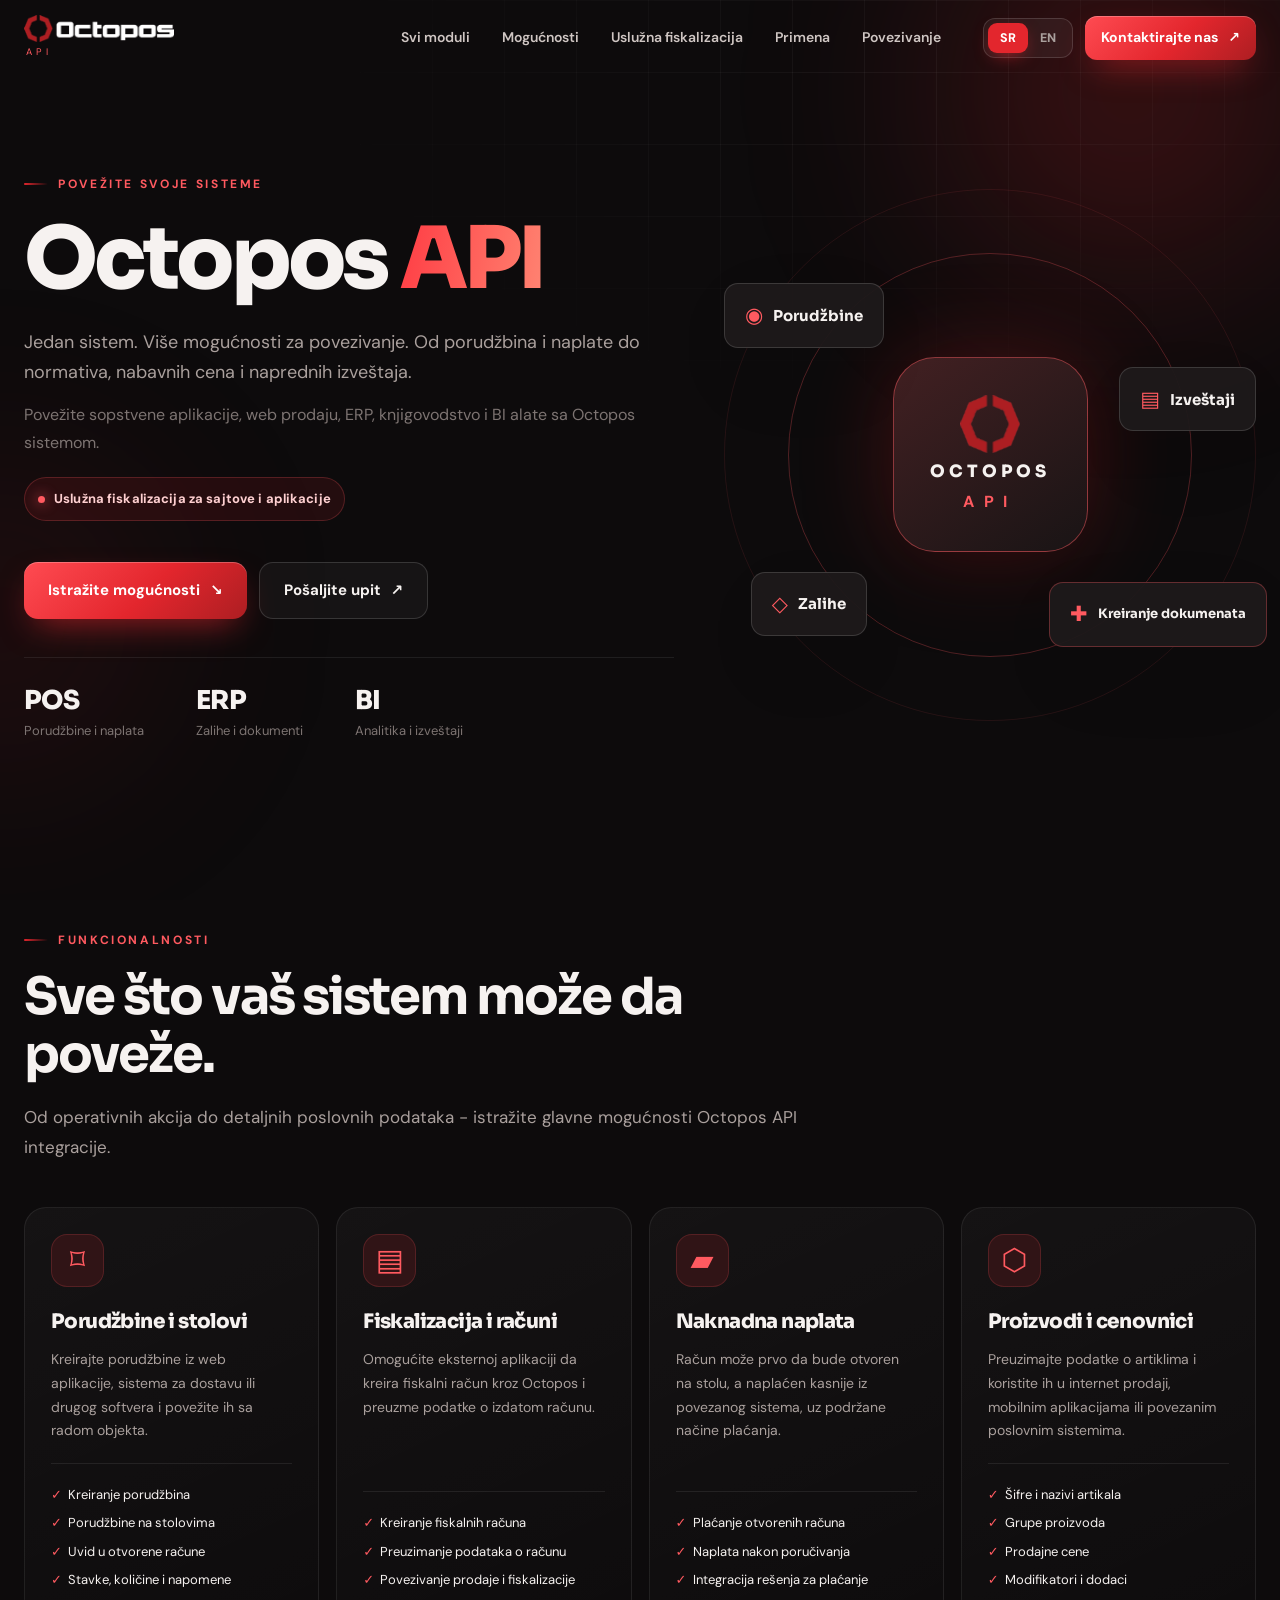
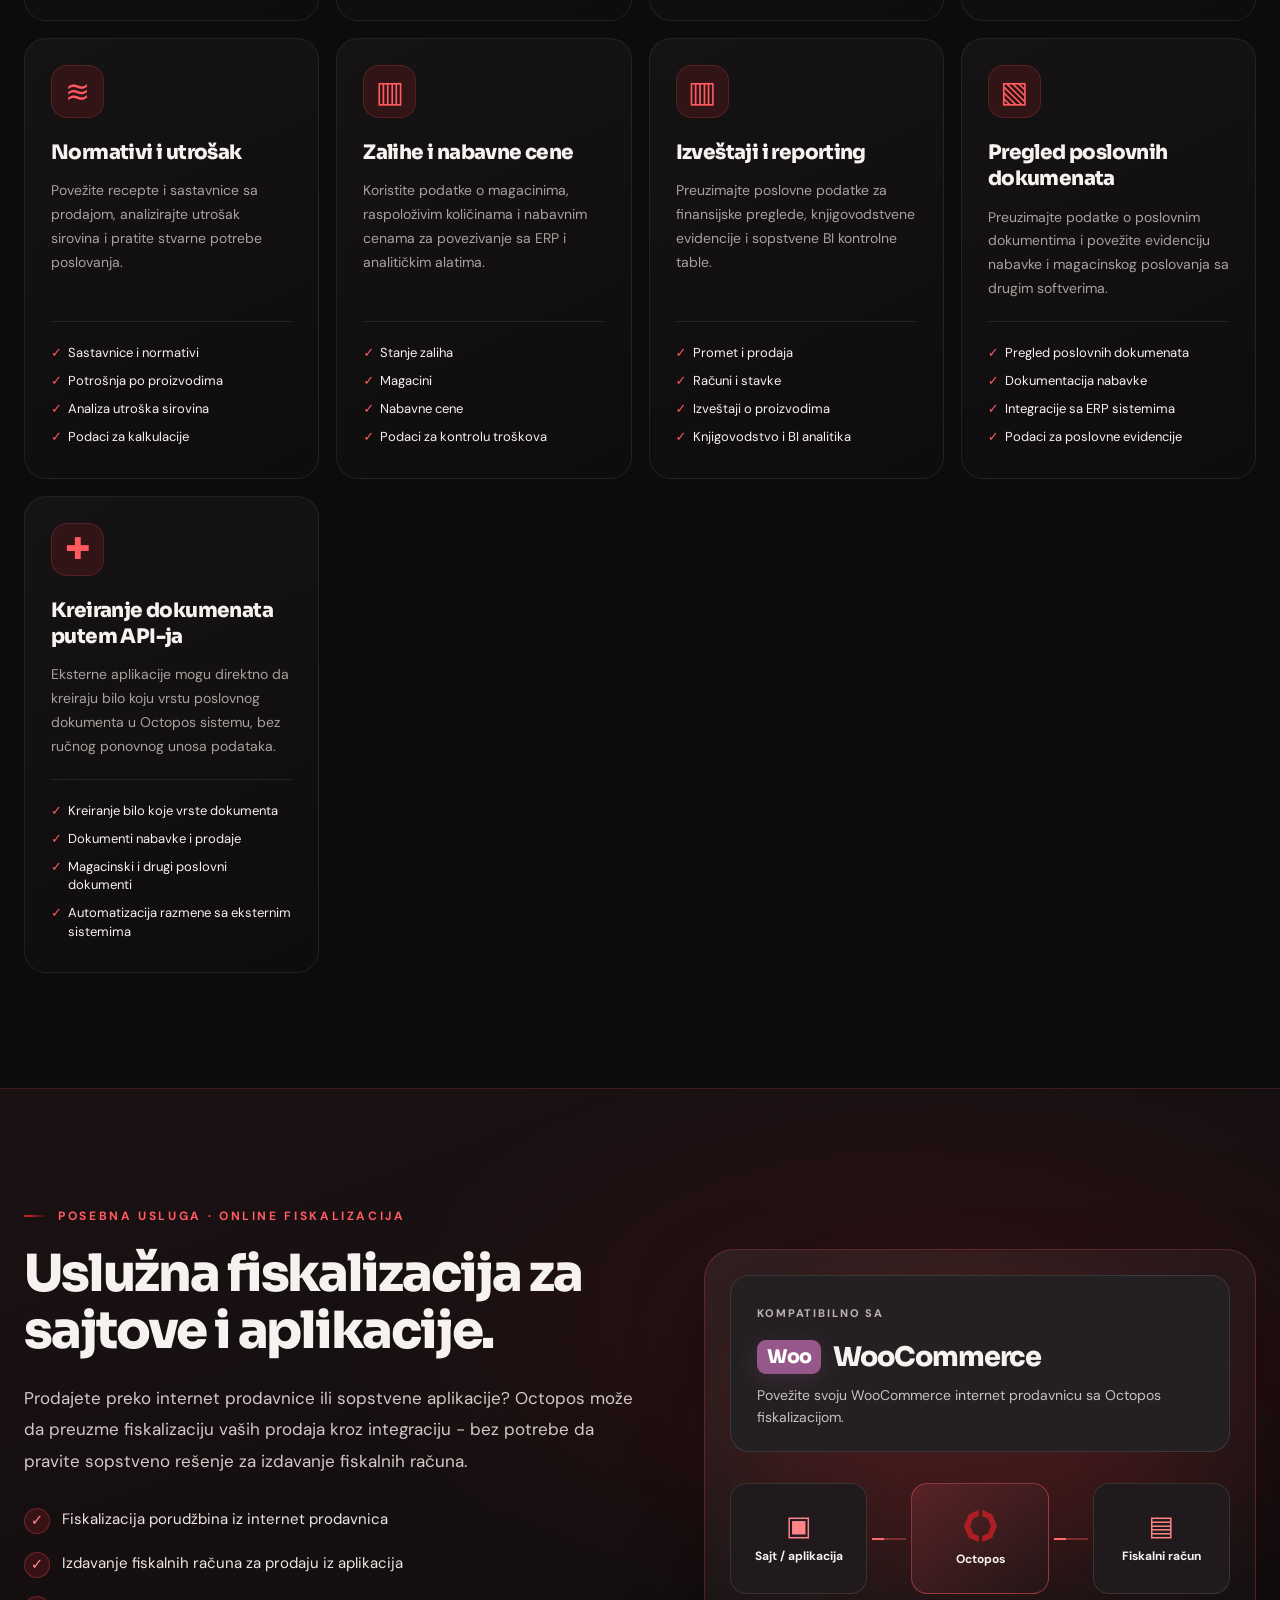
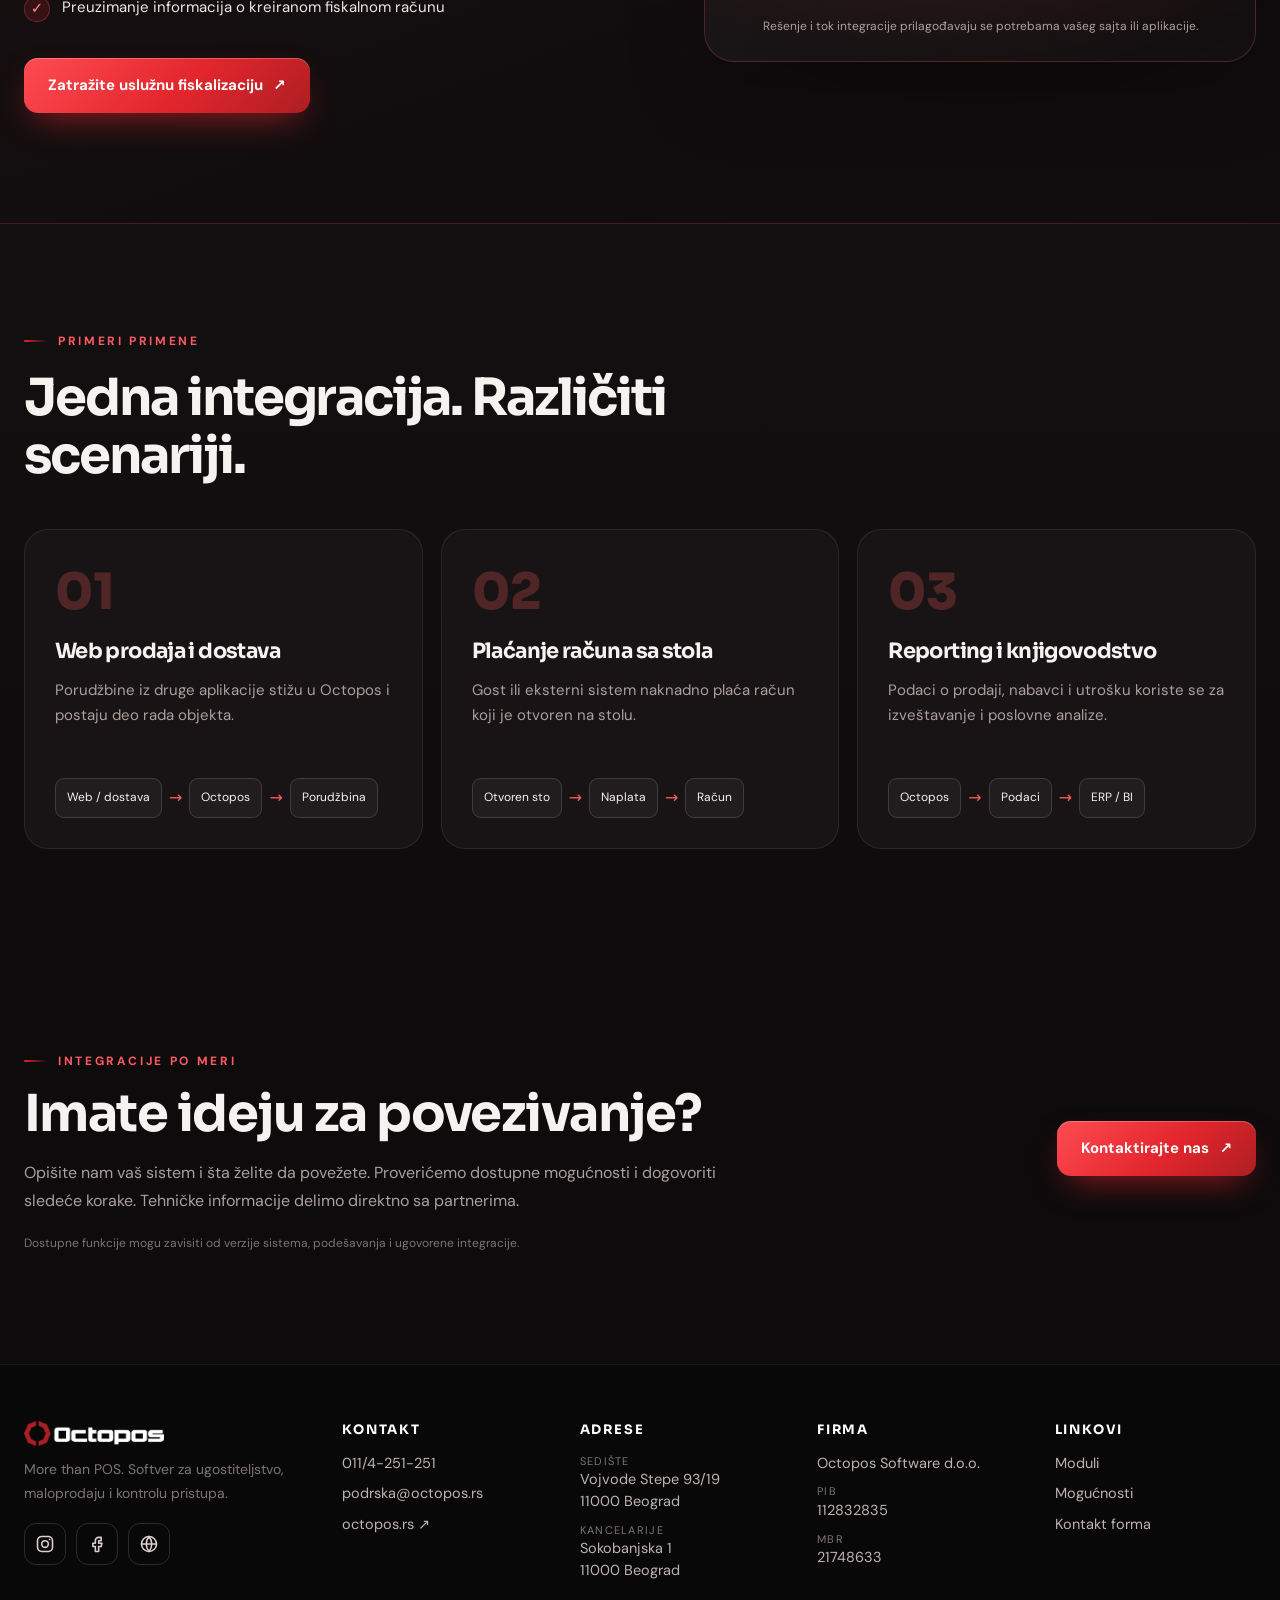
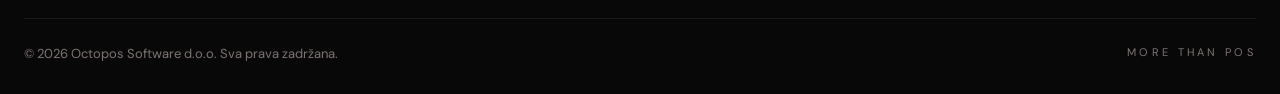
<file: api.html>
<!DOCTYPE html>
<html lang="sr-Latn">
<head>
<meta charset="utf-8">
<meta name="viewport" content="width=device-width,initial-scale=1,viewport-fit=cover">
<title>Octopos API | Mogućnosti integracije</title>
<meta name="description" content="Octopos API: porudžbine, kreiranje dokumenata, izveštaji, uslužna fiskalizacija za sajtove i aplikacije i WooCommerce kompatibilnost.">
<meta name="theme-color" content="#0d0b0c">
<link rel="canonical" href="https://promo.octopos.rs/api.html">
<link rel="alternate" hreflang="sr" href="https://promo.octopos.rs/api.html">
<link rel="alternate" hreflang="en" href="https://promo.octopos.rs/api.html?lang=en">
<link rel="alternate" hreflang="x-default" href="https://promo.octopos.rs/api.html">
<meta property="og:type" content="article">
<meta property="og:site_name" content="Octopos">
<meta property="og:title" content="Octopos API - mogućnosti integracije">
<meta property="og:description" content="Octopos API integracije i uslužna fiskalizacija za internet prodavnice, aplikacije i WooCommerce.">
<meta property="og:url" content="https://promo.octopos.rs/api.html">
<meta property="og:image" content="https://promo.octopos.rs/assets/images/og-api.jpg">
<meta name="twitter:card" content="summary_large_image">
<meta name="twitter:image" content="https://promo.octopos.rs/assets/images/og-api.jpg">
<link rel="icon" href="favicon.ico" sizes="any">
<link rel="apple-touch-icon" href="assets/images/apple-touch-icon.png">
<link rel="preload" href="assets/fonts/sora-latin-800-normal.woff2" as="font" type="font/woff2" crossorigin>
<link rel="preload" href="assets/fonts/dm-sans-latin-wght-normal.woff2" as="font" type="font/woff2" crossorigin>
<link rel="stylesheet" href="styles.css?v=20261106b">
<link rel="stylesheet" href="api.css?v=20261106b">
<script type="application/ld+json">{"@context": "https://schema.org", "@type": "WebPage", "name": "Octopos API - mogućnosti integracije", "description": "Pregled poslovnih mogućnosti Octopos API integracije", "url": "https://promo.octopos.rs/api.html"}</script>
<script>document.documentElement.classList.add('js');</script>
</head>
<body class="api-page">
<a class="skip" href="#main" data-i18n="skip">Preskoči na sadržaj</a>
<div class="progress" id="progress" aria-hidden="true"></div>
<div class="bg" aria-hidden="true"><span class="blob b1"></span><span class="blob b2"></span><span class="grid-lines"></span></div>

<header class="header" id="header">
  <div class="wrap nav">
    <a class="brand" href="index.html" aria-label="Octopos">
      <img src="assets/images/octopos-logo-white.png" alt="Octopos" width="160" height="30">
      <span class="brand-sub">API</span>
    </a>
    <nav class="nav-links" id="nav-links" aria-label="API">
      <a href="index.html#moduli" data-i18n="nav.back">Svi moduli</a>
      <a href="#mogucnosti" data-i18n="nav.features">Mogućnosti</a>
      <a href="#usluzna-fiskalizacija" data-i18n="nav.service">Uslužna fiskalizacija</a>
      <a href="#primena" data-i18n="nav.use">Primena</a>
      <a href="#povezivanje" data-i18n="nav.connect">Povezivanje</a>
    </nav>
    <div class="nav-right">
      <div class="lang" role="group" aria-label="Izbor jezika">
        <button type="button" data-lang="sr" aria-pressed="true" lang="sr">SR</button>
        <button type="button" data-lang="en" aria-pressed="false" lang="en">EN</button>
        <span class="lang-pill" aria-hidden="true"></span>
      </div>
      <a class="btn btn-red btn-sm nav-contact" href="index.html?inquiry=api#kontakt"><span data-i18n="hero.cta">Kontaktirajte nas</span> <span class="arr" aria-hidden="true">↗</span></a>
      <button type="button" class="menu-btn" id="menu-btn" aria-expanded="false" aria-controls="nav-links"><span class="sr">Menu</span><i></i><i></i></button>
    </div>
  </div>
</header>

<main id="main">
<section class="api-hero"><div class="wrap api-hero-grid">
  <div class="api-hero-copy reveal"><span class="eyebrow" data-i18n="hero.eyebrow">POVEŽITE SVOJE SISTEME</span>
    <h1>Octopos <span class="grad">API</span></h1>
    <p class="hero-text" data-i18n="hero.p1">Jedan sistem. Više mogućnosti za povezivanje. Od porudžbina i naplate do normativa, nabavnih cena i naprednih izveštaja.</p>
    <p class="api-aud" data-i18n="hero.p2">Povežite sopstvene aplikacije, web prodaju, ERP, knjigovodstvo i BI alate sa Octopos sistemom.</p>
    <div class="api-hero-note"><span class="api-hero-dot"></span><span data-i18n="hero.service">Uslužna fiskalizacija za sajtove i aplikacije</span></div>
    <div class="hero-actions"><a href="#mogucnosti" class="btn btn-red"><span data-i18n="hero.explore">Istražite mogućnosti</span> <span class="arr" aria-hidden="true">↘</span></a><a href="index.html?inquiry=api#kontakt" class="btn btn-ghost"><span data-i18n="hero.contact">Pošaljite upit</span> <span class="arr" aria-hidden="true">↗</span></a></div>
    <ul class="api-facts"><li><b>POS</b><span data-i18n="hero.f1">Porudžbine i naplata</span></li><li><b>ERP</b><span data-i18n="hero.f2">Zalihe i dokumenti</span></li><li><b>BI</b><span data-i18n="hero.f3">Analitika i izveštaji</span></li></ul>
  </div>
  <div class="api-visual" aria-hidden="true"><div class="api-orbit orbit-one"></div><div class="api-orbit orbit-two"></div><div class="api-visual-core"><img src="assets/images/octopos-mark.png" alt=""><strong>OCTOPOS</strong><span>API</span></div><div class="api-satellite sat-one"><span>◉</span><b data-i18n="visual.order">Porudžbine</b></div><div class="api-satellite sat-two"><span>▤</span><b data-i18n="visual.report">Izveštaji</b></div><div class="api-satellite sat-three"><span>◇</span><b data-i18n="visual.stock">Zalihe</b></div><div class="api-satellite sat-four"><span>✚</span><b data-i18n="visual.documents">Kreiranje dokumenata</b></div></div>
</div></section>
<section class="api-capabilities wrap" id="mogucnosti"><div class="api-section-head reveal"><span class="eyebrow" data-i18n="sec.eyebrow">FUNKCIONALNOSTI</span><h2 data-i18n="sec.title">Sve što vaš sistem može da poveže.</h2><p data-i18n="sec.desc">Od operativnih akcija do detaljnih poslovnih podataka - istražite glavne mogućnosti Octopos API integracije.</p></div><div class="api-cap-grid">
<article class="api-cap-card reveal" id="porudzbine"><div class="cap-icon" aria-hidden="true">⌑</div><h3 data-i18n="cap.porudzbine.title">Porudžbine i stolovi</h3><p data-i18n="cap.porudzbine.desc">Kreirajte porudžbine iz web aplikacije, sistema za dostavu ili drugog softvera i povežite ih sa radom objekta.</p><ul><li data-i18n="cap.porudzbine.item0">Kreiranje porudžbina</li><li data-i18n="cap.porudzbine.item1">Porudžbine na stolovima</li><li data-i18n="cap.porudzbine.item2">Uvid u otvorene račune</li><li data-i18n="cap.porudzbine.item3">Stavke, količine i napomene</li></ul></article>
<article class="api-cap-card reveal" id="fiskalizacija"><div class="cap-icon" aria-hidden="true">▤</div><h3 data-i18n="cap.fiskalizacija.title">Fiskalizacija i računi</h3><p data-i18n="cap.fiskalizacija.desc">Omogućite eksternoj aplikaciji da kreira fiskalni račun kroz Octopos i preuzme podatke o izdatom računu.</p><ul><li data-i18n="cap.fiskalizacija.item0">Kreiranje fiskalnih računa</li><li data-i18n="cap.fiskalizacija.item1">Preuzimanje podataka o računu</li><li data-i18n="cap.fiskalizacija.item2">Povezivanje prodaje i fiskalizacije</li></ul></article>
<article class="api-cap-card reveal" id="naplata"><div class="cap-icon" aria-hidden="true">▰</div><h3 data-i18n="cap.naplata.title">Naknadna naplata</h3><p data-i18n="cap.naplata.desc">Račun može prvo da bude otvoren na stolu, a naplaćen kasnije iz povezanog sistema, uz podržane načine plaćanja.</p><ul><li data-i18n="cap.naplata.item0">Plaćanje otvorenih računa</li><li data-i18n="cap.naplata.item1">Naplata nakon poručivanja</li><li data-i18n="cap.naplata.item2">Integracija rešenja za plaćanje</li></ul></article>
<article class="api-cap-card reveal" id="proizvodi"><div class="cap-icon" aria-hidden="true">⬡</div><h3 data-i18n="cap.proizvodi.title">Proizvodi i cenovnici</h3><p data-i18n="cap.proizvodi.desc">Preuzimajte podatke o artiklima i koristite ih u internet prodaji, mobilnim aplikacijama ili povezanim poslovnim sistemima.</p><ul><li data-i18n="cap.proizvodi.item0">Šifre i nazivi artikala</li><li data-i18n="cap.proizvodi.item1">Grupe proizvoda</li><li data-i18n="cap.proizvodi.item2">Prodajne cene</li><li data-i18n="cap.proizvodi.item3">Modifikatori i dodaci</li></ul></article>
<article class="api-cap-card reveal" id="normativi"><div class="cap-icon" aria-hidden="true">≋</div><h3 data-i18n="cap.normativi.title">Normativi i utrošak</h3><p data-i18n="cap.normativi.desc">Povežite recepte i sastavnice sa prodajom, analizirajte utrošak sirovina i pratite stvarne potrebe poslovanja.</p><ul><li data-i18n="cap.normativi.item0">Sastavnice i normativi</li><li data-i18n="cap.normativi.item1">Potrošnja po proizvodima</li><li data-i18n="cap.normativi.item2">Analiza utroška sirovina</li><li data-i18n="cap.normativi.item3">Podaci za kalkulacije</li></ul></article>
<article class="api-cap-card reveal" id="zalihe"><div class="cap-icon" aria-hidden="true">▥</div><h3 data-i18n="cap.zalihe.title">Zalihe i nabavne cene</h3><p data-i18n="cap.zalihe.desc">Koristite podatke o magacinima, raspoloživim količinama i nabavnim cenama za povezivanje sa ERP i analitičkim alatima.</p><ul><li data-i18n="cap.zalihe.item0">Stanje zaliha</li><li data-i18n="cap.zalihe.item1">Magacini</li><li data-i18n="cap.zalihe.item2">Nabavne cene</li><li data-i18n="cap.zalihe.item3">Podaci za kontrolu troškova</li></ul></article>
<article class="api-cap-card reveal" id="izvestaji"><div class="cap-icon" aria-hidden="true">▥</div><h3 data-i18n="cap.izvestaji.title">Izveštaji i reporting</h3><p data-i18n="cap.izvestaji.desc">Preuzimajte poslovne podatke za finansijske preglede, knjigovodstvene evidencije i sopstvene BI kontrolne table.</p><ul><li data-i18n="cap.izvestaji.item0">Promet i prodaja</li><li data-i18n="cap.izvestaji.item1">Računi i stavke</li><li data-i18n="cap.izvestaji.item2">Izveštaji o proizvodima</li><li data-i18n="cap.izvestaji.item3">Knjigovodstvo i BI analitika</li></ul></article>
<article class="api-cap-card reveal" id="dokumenti"><div class="cap-icon" aria-hidden="true">▧</div><h3 data-i18n="cap.dokumenti.title">Pregled poslovnih dokumenata</h3><p data-i18n="cap.dokumenti.desc">Preuzimajte podatke o poslovnim dokumentima i povežite evidenciju nabavke i magacinskog poslovanja sa drugim softverima.</p><ul><li data-i18n="cap.dokumenti.item0">Pregled poslovnih dokumenata</li><li data-i18n="cap.dokumenti.item1">Dokumentacija nabavke</li><li data-i18n="cap.dokumenti.item2">Integracije sa ERP sistemima</li><li data-i18n="cap.dokumenti.item3">Podaci za poslovne evidencije</li></ul></article>
<article class="api-cap-card reveal" id="kreiranje-dokumenata"><div class="cap-icon" aria-hidden="true">✚</div><h3 data-i18n="cap.kreiranjeDokumenata.title">Kreiranje dokumenata putem API-ja</h3><p data-i18n="cap.kreiranjeDokumenata.desc">Eksterne aplikacije mogu direktno da kreiraju bilo koju vrstu poslovnog dokumenta u Octopos sistemu, bez ručnog ponovnog unosa podataka.</p><ul><li data-i18n="cap.kreiranjeDokumenata.item0">Kreiranje bilo koje vrste dokumenta</li><li data-i18n="cap.kreiranjeDokumenata.item1">Dokumenti nabavke i prodaje</li><li data-i18n="cap.kreiranjeDokumenata.item2">Magacinski i drugi poslovni dokumenti</li><li data-i18n="cap.kreiranjeDokumenata.item3">Automatizacija razmene sa eksternim sistemima</li></ul></article>
</div></section>
<section class="api-fiscal-service" id="usluzna-fiskalizacija">
  <div class="wrap api-fiscal-layout">
    <div class="api-fiscal-copy reveal">
      <span class="eyebrow" data-i18n="service.eyebrow">POSEBNA USLUGA · ONLINE FISKALIZACIJA</span>
      <h2 data-i18n="service.title">Uslužna fiskalizacija za sajtove i aplikacije.</h2>
      <p class="api-fiscal-lead" data-i18n="service.lead">Prodajete preko internet prodavnice ili sopstvene aplikacije? Octopos može da preuzme fiskalizaciju vaših prodaja kroz integraciju - bez potrebe da pravite sopstveno rešenje za izdavanje fiskalnih računa.</p>
      <div class="api-fiscal-benefits">
        <div><span class="api-fiscal-check" aria-hidden="true">✓</span><span data-i18n="service.b1">Fiskalizacija porudžbina iz internet prodavnica</span></div>
        <div><span class="api-fiscal-check" aria-hidden="true">✓</span><span data-i18n="service.b2">Izdavanje fiskalnih računa za prodaju iz aplikacija</span></div>
        <div><span class="api-fiscal-check" aria-hidden="true">✓</span><span data-i18n="service.b3">Preuzimanje informacija o kreiranom fiskalnom računu</span></div>
      </div>
      <a href="index.html?inquiry=api#kontakt" class="btn btn-red"><span data-i18n="service.cta">Zatražite uslužnu fiskalizaciju</span><span class="arr" aria-hidden="true">↗</span></a>
    </div>
    <div class="api-fiscal-showcase reveal">
      <div class="api-fiscal-glow" aria-hidden="true"></div>
      <div class="api-compat">
        <span class="api-compat-kicker" data-i18n="service.compatLabel">KOMPATIBILNO SA</span>
        <div class="api-woo-heading"><span class="api-woo-mark" aria-hidden="true">Woo</span><strong>WooCommerce</strong></div>
        <p data-i18n="service.woo">Povežite svoju WooCommerce internet prodavnicu sa Octopos fiskalizacijom.</p>
      </div>
      <div class="api-fiscal-diagram" aria-label="Internet prodavnica ili aplikacija - Octopos - fiskalni račun">
        <div class="api-diagram-source"><span aria-hidden="true">▣</span><b data-i18n="service.flow1">Sajt / aplikacija</b></div>
        <div class="api-diagram-line" aria-hidden="true"><i></i></div>
        <div class="api-diagram-core"><img src="assets/images/octopos-mark.png" alt=""><b>Octopos</b></div>
        <div class="api-diagram-line" aria-hidden="true"><i></i></div>
        <div class="api-diagram-receipt"><span aria-hidden="true">▤</span><b data-i18n="service.flow3">Fiskalni račun</b></div>
      </div>
      <p class="api-fiscal-caption" data-i18n="service.caption">Rešenje i tok integracije prilagođavaju se potrebama vašeg sajta ili aplikacije.</p>
    </div>
  </div>
</section>
<section class="api-applications" id="primena"><div class="wrap"><div class="api-section-head reveal"><span class="eyebrow" data-i18n="use.eyebrow">PRIMERI PRIMENE</span><h2 data-i18n="use.title">Jedna integracija. Različiti scenariji.</h2></div><div class="api-use-grid">
<div class="api-use-card reveal"><span class="api-use-num">01</span><h3 data-i18n="use.a.title">Web prodaja i dostava</h3><p data-i18n="use.a.desc">Porudžbine iz druge aplikacije stižu u Octopos i postaju deo rada objekta.</p><div class="mini-flow"><span data-i18n="use.a.from">Web / dostava</span><i>→</i><span>Octopos</span><i>→</i><span data-i18n="use.a.to">Porudžbina</span></div></div>
<div class="api-use-card reveal"><span class="api-use-num">02</span><h3 data-i18n="use.b.title">Plaćanje računa sa stola</h3><p data-i18n="use.b.desc">Gost ili eksterni sistem naknadno plaća račun koji je otvoren na stolu.</p><div class="mini-flow"><span data-i18n="use.b.from">Otvoren sto</span><i>→</i><span data-i18n="use.b.mid">Naplata</span><i>→</i><span data-i18n="use.b.to">Račun</span></div></div>
<div class="api-use-card reveal"><span class="api-use-num">03</span><h3 data-i18n="use.c.title">Reporting i knjigovodstvo</h3><p data-i18n="use.c.desc">Podaci o prodaji, nabavci i utrošku koriste se za izveštavanje i poslovne analize.</p><div class="mini-flow"><span>Octopos</span><i>→</i><span data-i18n="use.c.mid">Podaci</span><i>→</i><span>ERP / BI</span></div></div>
</div></div></section>
<section class="api-contact-band wrap reveal" id="povezivanje"><div><span class="eyebrow" data-i18n="cta.label">INTEGRACIJE PO MERI</span><h2 data-i18n="cta.title">Imate ideju za povezivanje?</h2><p data-i18n="cta.desc">Opišite nam vaš sistem i šta želite da povežete. Proverićemo dostupne mogućnosti i dogovoriti sledeće korake. Tehničke informacije delimo direktno sa partnerima.</p><small data-i18n="cta.note">Dostupne funkcije mogu zavisiti od verzije sistema, podešavanja i ugovorene integracije.</small></div><a href="index.html?inquiry=api#kontakt" class="btn btn-red"><span data-i18n="cta.btn">Kontaktirajte nas</span> <span class="arr">↗</span></a></section>
</main>

<footer class="footer">
  <div class="wrap foot">
    <div class="foot-brand">
      <img src="assets/images/octopos-logo-white.png" alt="Octopos" width="150" height="28" loading="lazy">
      <p><span data-i18n="foot.tag">More than POS. Softver za ugostiteljstvo, maloprodaju i kontrolu pristupa.</span></p>
      <div class="socials">
        <a href="https://www.instagram.com/octopos_software/" target="_blank" rel="noopener" aria-label="Instagram"><svg viewBox="0 0 24 24"><rect x="3" y="3" width="18" height="18" rx="5"/><circle cx="12" cy="12" r="4"/><circle cx="17.5" cy="6.5" r="1" fill="currentColor" stroke="none"/></svg></a>
        <a href="https://www.facebook.com/p/Octopos-softver-100063516552208/" target="_blank" rel="noopener" aria-label="Facebook"><svg viewBox="0 0 24 24"><path d="M14 8h3V4h-3a4 4 0 0 0-4 4v3H7v4h3v6h4v-6h3l1-4h-4V8z"/></svg></a>
        <a href="https://octopos.rs/" target="_blank" rel="noopener" aria-label="octopos.rs"><svg viewBox="0 0 24 24"><circle cx="12" cy="12" r="9"/><path d="M3 12h18M12 3a14 14 0 0 1 0 18M12 3a14 14 0 0 0 0 18"/></svg></a>
      </div>
    </div>
    <div class="foot-col"><h4><span data-i18n="foot.contact">Kontakt</span></h4><a href="tel:+381114251251">011/4-251-251</a><a href="mailto:podrska@octopos.rs">podrska@octopos.rs</a><a href="https://octopos.rs/" target="_blank" rel="noopener">octopos.rs ↗</a></div>
    <div class="foot-col"><h4><span data-i18n="foot.address">Adrese</span></h4><p><small><span data-i18n="foot.hq">Sedište</span></small>Vojvode Stepe 93/19<br>11000 Beograd</p><p><small><span data-i18n="foot.office">Kancelarije</span></small>Sokobanjska 1<br>11000 Beograd</p></div>
    <div class="foot-col"><h4><span data-i18n="foot.company">Firma</span></h4><p>Octopos Software d.o.o.</p><p><small>PIB</small>112832835</p><p><small>MBR</small>21748633</p></div>
    <div class="foot-col"><h4><span data-i18n="foot.links">Linkovi</span></h4><a href="index.html"><span data-i18n="foot.home">Moduli</span></a><a href="#mogucnosti"><span data-i18n="nav.features">Mogućnosti</span></a><a href="index.html?inquiry=api#kontakt"><span data-i18n="foot.ct">Kontakt forma</span></a></div>
    <div class="foot-bottom"><span>© <span id="year">2026</span> Octopos Software d.o.o. <span data-i18n="foot.rights">Sva prava zadržana.</span></span><span class="foot-made">More than POS</span></div>
  </div>
</footer>

<button type="button" class="to-top" id="to-top" aria-label="Na vrh">
  <svg class="tt-ring" viewBox="0 0 50 50" aria-hidden="true"><circle cx="25" cy="25" r="22"/></svg>
  <svg class="tt-arrow" viewBox="0 0 24 24" aria-hidden="true"><path d="M12 19V5M5 12l7-7 7 7"/></svg>
</button>

<script src="api-i18n.js?v=20261106b"></script>
<script src="api.js?v=20261106b"></script>
</body>
</html>
</file>
<file: styles.css>
/* =========================================================
   OCTOPOS PROMO - styles.css
   1. Tokeni  2. Osnova  3. Intro/pozadina  4. Header
   5. Hero  6. Marquee/band  7. Showcase  8. Moduli/kartice
   9. Vizuali modula  10. Koraci/integracije/FAQ/CTA/footer
   11. Modal/lightbox  12. Animacije  13. Responsive
   ========================================================= */

/* FONTOVI (lokalno hostovani: Sora + DM Sans, latin + latin-ext za č ć š ž đ) */
@font-face{font-family:Sora;font-style:normal;font-display:swap;font-weight:600;src:url(assets/fonts/sora-latin-ext-600-normal.woff2) format('woff2');unicode-range:U+0100-02BA,U+02BD-02C5,U+02C7-02CC,U+02CE-02D7,U+02DD-02FF,U+0304,U+0308,U+0329,U+1D00-1DBF,U+1E00-1E9F,U+1EF2-1EFF,U+2020,U+20A0-20AB,U+20AD-20C0,U+2113,U+2C60-2C7F,U+A720-A7FF}
@font-face{font-family:Sora;font-style:normal;font-display:swap;font-weight:600;src:url(assets/fonts/sora-latin-600-normal.woff2) format('woff2');unicode-range:U+0000-00FF,U+0131,U+0152-0153,U+02BB-02BC,U+02C6,U+02DA,U+02DC,U+0304,U+0308,U+0329,U+2000-206F,U+20AC,U+2122,U+2191,U+2193,U+2212,U+2215,U+FEFF,U+FFFD}
@font-face{font-family:Sora;font-style:normal;font-display:swap;font-weight:700;src:url(assets/fonts/sora-latin-ext-700-normal.woff2) format('woff2');unicode-range:U+0100-02BA,U+02BD-02C5,U+02C7-02CC,U+02CE-02D7,U+02DD-02FF,U+0304,U+0308,U+0329,U+1D00-1DBF,U+1E00-1E9F,U+1EF2-1EFF,U+2020,U+20A0-20AB,U+20AD-20C0,U+2113,U+2C60-2C7F,U+A720-A7FF}
@font-face{font-family:Sora;font-style:normal;font-display:swap;font-weight:700;src:url(assets/fonts/sora-latin-700-normal.woff2) format('woff2');unicode-range:U+0000-00FF,U+0131,U+0152-0153,U+02BB-02BC,U+02C6,U+02DA,U+02DC,U+0304,U+0308,U+0329,U+2000-206F,U+20AC,U+2122,U+2191,U+2193,U+2212,U+2215,U+FEFF,U+FFFD}
@font-face{font-family:Sora;font-style:normal;font-display:swap;font-weight:800;src:url(assets/fonts/sora-latin-ext-800-normal.woff2) format('woff2');unicode-range:U+0100-02BA,U+02BD-02C5,U+02C7-02CC,U+02CE-02D7,U+02DD-02FF,U+0304,U+0308,U+0329,U+1D00-1DBF,U+1E00-1E9F,U+1EF2-1EFF,U+2020,U+20A0-20AB,U+20AD-20C0,U+2113,U+2C60-2C7F,U+A720-A7FF}
@font-face{font-family:Sora;font-style:normal;font-display:swap;font-weight:800;src:url(assets/fonts/sora-latin-800-normal.woff2) format('woff2');unicode-range:U+0000-00FF,U+0131,U+0152-0153,U+02BB-02BC,U+02C6,U+02DA,U+02DC,U+0304,U+0308,U+0329,U+2000-206F,U+20AC,U+2122,U+2191,U+2193,U+2212,U+2215,U+FEFF,U+FFFD}
@font-face{font-family:'DM Sans';font-style:normal;font-display:swap;font-weight:100 1000;src:url(assets/fonts/dm-sans-latin-ext-wght-normal.woff2) format('woff2');unicode-range:U+0100-02BA,U+02BD-02C5,U+02C7-02CC,U+02CE-02D7,U+02DD-02FF,U+0304,U+0308,U+0329,U+1D00-1DBF,U+1E00-1E9F,U+1EF2-1EFF,U+2020,U+20A0-20AB,U+20AD-20C0,U+2113,U+2C60-2C7F,U+A720-A7FF}
@font-face{font-family:'DM Sans';font-style:normal;font-display:swap;font-weight:100 1000;src:url(assets/fonts/dm-sans-latin-wght-normal.woff2) format('woff2');unicode-range:U+0000-00FF,U+0131,U+0152-0153,U+02BB-02BC,U+02C6,U+02DA,U+02DC,U+0304,U+0308,U+0329,U+2000-206F,U+20AC,U+2122,U+2191,U+2193,U+2212,U+2215,U+FEFF,U+FFFD}

/* 1. TOKENI */
:root{
  --bg:#0d0b0c; --bg-2:#131011; --surface:#181415; --surface-2:#211c1d; --surface-3:#2a2425;
  --line:rgba(255,255,255,.08); --line-2:rgba(255,255,255,.14);
  --text:#f6f2f0; --muted:#aaa09d; --muted-2:#7d7472;
  --red:#e3262d; --red-2:#ff5a60; --red-deep:#ad1e22; --red-soft:rgba(227,38,45,.14);
  --green:#2ed36b; --blue:#2c7fd6; --amber:#ffb547;
  --radius:22px; --radius-sm:14px; --container:1240px;
  --ease:cubic-bezier(.22,1,.36,1); --ease-in:cubic-bezier(.65,0,.35,1);
  --head:"Sora",system-ui,sans-serif; --body:"DM Sans",system-ui,-apple-system,"Segoe UI",sans-serif;
  --shadow:0 30px 80px -30px rgba(0,0,0,.75);
}

/* 2. OSNOVA */
*,*::before,*::after{box-sizing:border-box}
html{overflow-x:clip;scroll-behavior:smooth;-webkit-text-size-adjust:100%;scroll-padding-top:90px}
body{margin:0;background:var(--bg);color:var(--text);font:16px/1.65 var(--body);overflow-x:clip;-webkit-font-smoothing:antialiased}
img{max-width:100%;display:block}
a{color:inherit;text-decoration:none}
button{font:inherit;color:inherit;cursor:pointer;background:none;border:0;padding:0}
h1,h2,h3{font-family:var(--head);margin:0;letter-spacing:-.03em;line-height:1.08}
p{margin:0}
:focus-visible{outline:2px solid var(--red-2);outline-offset:3px;border-radius:6px}
::selection{background:var(--red);color:#fff}
.wrap{width:min(var(--container),calc(100% - 48px));margin-inline:auto}
.sr{position:absolute;width:1px;height:1px;overflow:hidden;clip:rect(0 0 0 0);white-space:nowrap}
.skip{position:fixed;left:16px;top:-60px;z-index:100;background:var(--red);color:#fff;padding:10px 16px;border-radius:10px;font-weight:700;transition:top .2s}
.skip:focus{top:16px}
.eyebrow{display:inline-flex;align-items:center;gap:10px;font:700 12px/1 var(--body);letter-spacing:.22em;text-transform:uppercase;color:var(--red-2)}
.eyebrow::before{content:"";width:24px;height:2px;border-radius:2px;background:linear-gradient(90deg,var(--red),transparent)}

.btn{position:relative;display:inline-flex;align-items:center;justify-content:center;gap:10px;padding:15px 24px;border-radius:14px;font-weight:700;font-size:15px;white-space:nowrap;transition:transform .35s var(--ease),box-shadow .35s var(--ease),background .3s,border-color .3s;isolation:isolate;overflow:hidden}
.btn .arr{transition:transform .35s var(--ease)}
.btn:hover .arr{transform:translate(3px,-2px)}
.btn-red{background:linear-gradient(135deg,#ff4b52,var(--red) 55%,var(--red-deep));color:#fff;box-shadow:0 14px 34px -12px rgba(227,38,45,.7),inset 0 1px 0 rgba(255,255,255,.25)}
.btn-red::after{content:"";position:absolute;inset:0;z-index:-1;background:linear-gradient(110deg,transparent 30%,rgba(255,255,255,.35) 50%,transparent 70%);transform:translateX(-120%);transition:transform .8s var(--ease)}
.btn-red:hover::after{transform:translateX(120%)}
.btn-red:hover{box-shadow:0 20px 44px -12px rgba(227,38,45,.85)}
.btn-ghost{background:rgba(255,255,255,.04);border:1px solid var(--line-2);color:var(--text)}
.btn-ghost:hover{background:rgba(255,255,255,.08);border-color:rgba(255,255,255,.26)}
.btn-ghost b{font-weight:700;color:var(--red-2)}
.btn-sm{padding:10px 16px;font-size:14px;border-radius:12px}
.icon-btn{width:42px;height:42px;border-radius:12px;display:grid;place-items:center;background:rgba(255,255,255,.06);border:1px solid var(--line-2);font-size:20px;line-height:1;transition:background .25s,transform .25s var(--ease)}
.icon-btn:hover{background:rgba(255,255,255,.12);transform:scale(1.06)}

/* 3. INTRO + POZADINA */
.intro{position:fixed;inset:0;z-index:90;background:var(--bg);display:grid;place-content:center;gap:22px;justify-items:center;transition:clip-path .9s var(--ease-in),visibility 0s .9s;clip-path:inset(0 0 0 0)}
.intro img{width:200px;height:auto;animation:introLogo 1s var(--ease) both}
.intro-bar{width:140px;height:2px;border-radius:2px;background:var(--surface-3);overflow:hidden;position:relative}
.intro-bar::after{content:"";position:absolute;inset:0;background:var(--red);transform-origin:left;animation:introBar .8s .15s var(--ease) both}
.intro.done{clip-path:inset(0 0 100% 0);visibility:hidden;pointer-events:none}
html:not(.js) .intro{display:none}
@keyframes introLogo{from{opacity:0;transform:translateY(14px) scale(.96);filter:blur(6px)}}
@keyframes introBar{from{transform:scaleX(0)}}

.progress{position:fixed;top:0;left:0;right:0;height:2px;z-index:60;background:linear-gradient(90deg,var(--red-deep),var(--red-2));transform-origin:left;transform:scaleX(0)}
.bg{position:fixed;inset:0;z-index:-1;pointer-events:none;overflow:hidden}
.blob{position:absolute;border-radius:50%;filter:blur(90px);opacity:.5;will-change:transform}
.b1{width:620px;height:620px;background:radial-gradient(circle,rgba(227,38,45,.55),transparent 65%);top:-220px;right:-160px;animation:drift 22s ease-in-out infinite}
.b2{width:520px;height:520px;background:radial-gradient(circle,rgba(173,30,34,.35),transparent 65%);top:40%;left:-260px;animation:drift 26s ease-in-out infinite reverse}
.b3{width:420px;height:420px;background:radial-gradient(circle,rgba(44,127,214,.16),transparent 65%);bottom:-160px;right:20%;animation:drift 30s ease-in-out infinite}
.grid-lines{position:absolute;inset:0;background-image:linear-gradient(var(--line) 1px,transparent 1px),linear-gradient(90deg,var(--line) 1px,transparent 1px);background-size:72px 72px;mask-image:radial-gradient(ellipse 70% 55% at 70% 10%,#000 10%,transparent 70%);-webkit-mask-image:radial-gradient(ellipse 70% 55% at 70% 10%,#000 10%,transparent 70%);opacity:.55}
@keyframes drift{0%,100%{transform:translate(0,0) scale(1)}33%{transform:translate(-60px,40px) scale(1.08)}66%{transform:translate(40px,-30px) scale(.94)}}

/* 4. HEADER */
.header{position:sticky;top:0;z-index:50;transition:background .35s,border-color .35s,backdrop-filter .35s;border-bottom:1px solid transparent}
.header.scrolled{background:rgba(13,11,12,.78);backdrop-filter:blur(18px) saturate(1.4);-webkit-backdrop-filter:blur(18px) saturate(1.4);border-color:var(--line)}
.nav{height:76px;display:flex;align-items:center;gap:28px;transition:height .35s var(--ease)}
.header.scrolled .nav{height:64px}
.brand{display:flex;flex-direction:column;gap:3px;flex-shrink:0}
.brand img{width:150px;height:auto;transition:width .35s var(--ease)}
.header.scrolled .brand img{width:132px}
.brand-sub{font-size:9.5px;letter-spacing:.32em;text-transform:uppercase;color:var(--muted-2);padding-left:2px}
.nav-links{display:flex;gap:4px;margin-left:auto}
.nav-links a{position:relative;padding:9px 14px;font-size:14px;font-weight:600;color:#cfc6c3;border-radius:10px;transition:color .25s,background .25s}
.nav-links a:hover{color:#fff;background:rgba(255,255,255,.05)}
.nav-links a.active{color:#fff}
.nav-links a.active::after{content:"";position:absolute;left:14px;right:14px;bottom:3px;height:2px;border-radius:2px;background:var(--red)}
.nav-right{display:flex;align-items:center;gap:12px}
.lang{position:relative;display:flex;padding:4px;border-radius:12px;background:rgba(255,255,255,.05);border:1px solid var(--line-2)}
.lang button{position:relative;z-index:1;width:40px;height:30px;border-radius:9px;font-size:12.5px;font-weight:800;letter-spacing:.06em;color:var(--muted);transition:color .3s}
.lang button[aria-pressed="true"]{color:#fff}
.lang-pill{position:absolute;top:4px;left:4px;width:40px;height:30px;border-radius:9px;background:var(--red);box-shadow:0 6px 18px -6px rgba(227,38,45,.8);transition:transform .45s var(--ease)}
.lang[data-active="en"] .lang-pill{transform:translateX(40px)}
.menu-btn{display:none;width:42px;height:42px;border-radius:12px;border:1px solid var(--line-2);background:rgba(255,255,255,.05);position:relative}
.menu-btn i{position:absolute;left:12px;right:12px;height:2px;border-radius:2px;background:#fff;transition:transform .35s var(--ease),top .35s var(--ease)}
.menu-btn i:nth-of-type(1){top:16px}.menu-btn i:nth-of-type(2){top:24px}
.menu-btn[aria-expanded="true"] i:nth-of-type(1){top:20px;transform:rotate(45deg)}
.menu-btn[aria-expanded="true"] i:nth-of-type(2){top:20px;transform:rotate(-45deg)}

/* 5. HERO */
.hero{position:relative;padding:72px 0 96px;min-height:calc(100vh - 76px);display:flex;align-items:center}
.hero-grid{display:grid;grid-template-columns:1.02fr 1fr;gap:56px;align-items:center}
.hero-title{font-size:clamp(42px,5.4vw,78px);font-weight:800;letter-spacing:-.045em;margin:22px 0 24px}
.hero-title .line{display:block;overflow:hidden;padding-bottom:.08em}
.hero-title .word{display:inline-block}
.grad{background:linear-gradient(100deg,#ff3b43 0%,#ff7a6b 45%,#ffc2a8 100%);-webkit-background-clip:text;background-clip:text;color:transparent;background-size:200% 100%;animation:gradShift 8s ease-in-out infinite}
@keyframes gradShift{50%{background-position:100% 0}}
.hero-text{font-size:18px;color:var(--muted);max-width:560px}
.hero-actions{display:flex;flex-wrap:wrap;gap:12px;margin-top:34px}
.hero-stats{display:grid;grid-template-columns:repeat(3,auto);justify-content:start;gap:12px 48px;margin:48px 0 0;padding-top:28px;border-top:1px solid var(--line)}
.hero-stats div{margin:0}
.hero-stats dt{font:800 30px/1 var(--head);letter-spacing:-.03em}
.hero-stats dd{margin:8px 0 0;font-size:13px;color:var(--muted-2);max-width:130px;line-height:1.35}

.hero-art{position:relative;height:540px;perspective:1400px}
.board{position:absolute;inset:40px 30px 70px 0;border-radius:22px;background:linear-gradient(180deg,#1b1718,#121011);border:1px solid var(--line-2);box-shadow:var(--shadow),0 0 0 1px rgba(0,0,0,.4) inset;padding:14px;transform:rotateY(-10deg) rotateX(6deg);transform-style:preserve-3d;transition:transform .6s var(--ease)}
.board-top{display:flex;align-items:center;gap:14px;padding:4px 6px 14px;border-bottom:1px solid var(--line)}
.board-top img{width:86px;height:auto}
.board-top strong{font:700 15px var(--head);margin:0 auto}
.live{display:inline-flex;align-items:center;gap:7px;font-size:11px;font-weight:700;color:var(--green);text-transform:uppercase;letter-spacing:.12em}
.live i{width:8px;height:8px;border-radius:50%;background:var(--green);box-shadow:0 0 0 0 rgba(46,211,107,.6);animation:pulse 1.6s infinite}
@keyframes pulse{70%{box-shadow:0 0 0 10px rgba(46,211,107,0)}100%{box-shadow:0 0 0 0 rgba(46,211,107,0)}}
.board-grid{display:grid;grid-template-columns:repeat(3,1fr);gap:10px;padding-top:12px}
.ticket{border-radius:10px;overflow:hidden;background:#242021;border:1px solid rgba(255,255,255,.06);font-size:11.5px;min-height:108px;display:flex;flex-direction:column;animation:ticketIn .7s var(--ease) both;transition:opacity .5s,transform .5s var(--ease)}
.ticket.out{opacity:0;transform:scale(.9) translateY(-8px)}
.ticket-h{display:flex;justify-content:space-between;padding:6px 8px;color:#06200f;font-weight:700;background:var(--green);transition:background .5s,color .5s}
.ticket[data-state="prep"] .ticket-h{background:var(--blue);color:#fff}
.ticket[data-state="ready"] .ticket-h{background:var(--amber);color:#2a1800}
.ticket-b{padding:7px 8px;flex:1;position:relative}
.ticket-b p{color:#e9e3e1;line-height:1.35}
.ticket-b small{color:var(--muted-2);display:block;margin-top:2px}
.ticket-no{position:absolute;right:8px;bottom:4px;font:800 24px/1 var(--head);color:rgba(255,255,255,.22)}
.ticket-state{display:inline-block;margin-top:6px;font-size:9.5px;font-weight:800;letter-spacing:.1em;text-transform:uppercase;color:var(--muted)}
@keyframes ticketIn{from{opacity:0;transform:translateY(-16px) scale(.94)}}

.float{position:absolute;border-radius:18px;background:rgba(30,26,27,.82);border:1px solid var(--line-2);backdrop-filter:blur(16px);-webkit-backdrop-filter:blur(16px);box-shadow:var(--shadow)}
.phone-card{width:178px;right:-6px;top:0;padding:12px 12px 14px;border-radius:26px;animation:float 7s ease-in-out infinite}
.pc-notch{width:56px;height:6px;border-radius:6px;background:#000;margin:0 auto 10px;opacity:.6}
.pc-head{display:flex;justify-content:space-between;align-items:center;font:700 13px var(--head);margin-bottom:8px}
.pc-head b{font-size:10px;padding:3px 7px;border-radius:20px;background:var(--red-soft);color:var(--red-2)}
.pc-item{display:flex;align-items:center;gap:8px;padding:6px 0;font-size:11px;border-bottom:1px solid var(--line)}
.pc-item span{flex:1}
.pc-item b{font-size:10.5px;color:var(--muted)}
.th{width:26px;height:26px;border-radius:8px;flex-shrink:0}
.t1{background:linear-gradient(135deg,#4f9a3a,#a7d36a)}.t2{background:linear-gradient(135deg,#c2401f,#f5a04a)}.t3{background:linear-gradient(135deg,#e7c440,#fff3a6)}
.pc-btn{margin-top:10px;text-align:center;padding:8px;border-radius:10px;background:var(--red);font-weight:700;font-size:12px;animation:btnPulse 2.4s ease-in-out infinite}
@keyframes btnPulse{50%{box-shadow:0 0 0 6px rgba(227,38,45,.18)}}
.spark-card{width:220px;left:-34px;bottom:8px;padding:14px 16px 10px;animation:float 8s ease-in-out -3s infinite}
.spark-card small{color:var(--muted);font-size:11.5px}
.spark-card strong{display:block;font:800 22px var(--head);margin:2px 0 6px}
.spark-card em{font-style:normal;font-size:12px;color:var(--muted)}
.spark-card svg{width:100%;height:46px;display:block}
.spark-line{stroke-dasharray:260;stroke-dashoffset:260;animation:draw 2.4s .9s var(--ease) forwards}
.spark-fill{opacity:0;animation:fadeIn 1s 2s forwards}
@keyframes draw{to{stroke-dashoffset:0}}
@keyframes fadeIn{to{opacity:1}}
.toast{right:40px;bottom:30px;display:flex;align-items:center;gap:12px;padding:12px 16px 12px 12px;transform:translateY(20px) scale(.95);opacity:0;transition:opacity .5s var(--ease),transform .5s var(--ease)}
.toast.show{opacity:1;transform:none}
.toast .tick{width:34px;height:34px;border-radius:10px;display:grid;place-items:center;background:var(--green);color:#06200f;font-weight:900}
.toast strong{display:block;font-size:13px}
.toast small{color:var(--muted);font-size:11.5px}
.ring{position:absolute;border:1px solid rgba(255,90,96,.18);border-radius:50%;pointer-events:none}
.r1{width:520px;height:520px;right:-120px;top:-10px;animation:spin 40s linear infinite;border-style:dashed}
.r2{width:340px;height:340px;left:-80px;bottom:-60px;animation:spin 30s linear infinite reverse}
@keyframes spin{to{transform:rotate(360deg)}}
@keyframes float{0%,100%{transform:translateY(0)}50%{transform:translateY(-14px)}}
.scroll-cue{position:absolute;left:50%;bottom:22px;transform:translateX(-50%);display:flex;flex-direction:column;align-items:center;gap:8px;font-size:11px;letter-spacing:.2em;text-transform:uppercase;color:var(--muted-2)}
.scroll-cue i{width:22px;height:34px;border:1.5px solid var(--line-2);border-radius:12px;position:relative}
.scroll-cue i::after{content:"";position:absolute;left:50%;top:7px;width:3px;height:7px;margin-left:-1.5px;border-radius:2px;background:var(--red-2);animation:wheel 1.8s ease-in-out infinite}
@keyframes wheel{0%{opacity:0;transform:translateY(-3px)}40%{opacity:1}80%,100%{opacity:0;transform:translateY(10px)}}

/* 6. MARQUEE + BAND */
.marquee{position:relative;border-block:1px solid var(--line);background:rgba(255,255,255,.015);overflow:hidden;padding:18px 0;mask-image:linear-gradient(90deg,transparent,#000 10%,#000 90%,transparent);-webkit-mask-image:linear-gradient(90deg,transparent,#000 10%,#000 90%,transparent)}
.marquee-track{display:flex;width:max-content;gap:0;animation:marquee 48s linear infinite}
.marquee:hover .marquee-track{animation-play-state:paused}
.marquee-track span{display:inline-flex;align-items:center;gap:22px;padding-right:22px;font:600 20px var(--head);letter-spacing:-.02em;color:#d9d0cd;white-space:nowrap}
.marquee-track span::after{content:"";width:8px;height:8px;border-radius:2px;background:var(--red);transform:rotate(45deg)}
@keyframes marquee{to{transform:translateX(-50%)}}
.band{padding:56px 0 20px}
.band-grid{display:grid;grid-template-columns:repeat(3,1fr);gap:18px}
.band-item{display:flex;gap:16px;padding:22px;border-radius:var(--radius);border:1px solid var(--line);background:linear-gradient(180deg,rgba(255,255,255,.03),transparent)}
.band-item strong{display:block;font:700 16px var(--head);margin-bottom:4px}
.band-item p{color:var(--muted);font-size:14.5px}
.band-ico{flex-shrink:0;width:44px;height:44px;border-radius:13px;display:grid;place-items:center;background:var(--red-soft);color:var(--red-2)}
.band-ico svg,.step-ico svg{width:22px;height:22px;fill:none;stroke:currentColor;stroke-width:1.8;stroke-linecap:round;stroke-linejoin:round}

/* 7. SECTIONS + SHOWCASE */
.section{padding:110px 0}
.section-head{max-width:720px;margin:0 auto 54px;text-align:center}
.section-head.left{margin:0;text-align:left}
.section-head h2{font-size:clamp(34px,4.4vw,58px);font-weight:800;margin:16px 0 16px}
.section-head p{color:var(--muted);font-size:17px}
.show-grid{display:grid;grid-template-columns:340px 1fr;gap:28px;align-items:center}
.show-tabs{display:flex;flex-direction:column;gap:10px}
.show-tab{position:relative;display:flex;gap:16px;text-align:left;padding:18px 18px 20px;border-radius:var(--radius-sm);border:1px solid var(--line);background:rgba(255,255,255,.02);overflow:hidden;transition:background .35s,border-color .35s,transform .35s var(--ease)}
.show-tab:hover{background:rgba(255,255,255,.04)}
.show-tab.active{background:linear-gradient(135deg,rgba(227,38,45,.14),rgba(255,255,255,.03));border-color:rgba(255,90,96,.35);transform:translateX(6px)}
.st-num{font:800 13px var(--head);color:var(--muted-2);padding-top:2px}
.show-tab.active .st-num{color:var(--red-2)}
.show-tab strong{display:block;font:700 17px var(--head);margin-bottom:4px}
.show-tab small{display:block;color:var(--muted);font-size:13.5px;line-height:1.5;max-height:0;opacity:0;overflow:hidden;transition:max-height .5s var(--ease),opacity .4s}
.show-tab.active small{max-height:80px;opacity:1}
.st-bar{position:absolute;left:0;bottom:0;height:2px;width:100%;background:var(--red);transform:scaleX(0);transform-origin:left}
.show-tab.active .st-bar{animation:tabBar var(--slide-time,6s) linear forwards}
.showcase.paused .show-tab.active .st-bar{animation-play-state:paused}
@keyframes tabBar{to{transform:scaleX(1)}}
.browser{border-radius:18px;overflow:hidden;background:#1b1718;border:1px solid var(--line-2);box-shadow:var(--shadow),0 0 120px -40px rgba(227,38,45,.4)}
.browser-bar{display:flex;align-items:center;gap:7px;padding:12px 14px;border-bottom:1px solid var(--line);background:#161314}
.browser-bar i{width:11px;height:11px;border-radius:50%;background:#3a3334}
.browser-bar i:first-child{background:#ff5f57}.browser-bar i:nth-child(2){background:#febc2e}.browser-bar i:nth-child(3){background:#28c840}
.url{margin-left:14px;flex:1;max-width:340px;padding:5px 12px;border-radius:8px;background:rgba(255,255,255,.05);font-size:12px;color:var(--muted);transition:opacity .3s}
.browser-stage{position:relative;aspect-ratio:16/9;background:#0f0d0e;overflow:hidden}
.slide{position:absolute;inset:0;opacity:0;transform:scale(1.04);transition:opacity .9s var(--ease),transform 1.2s var(--ease);cursor:zoom-in}
.slide.active{opacity:1;transform:scale(1);z-index:1}
.slide img{width:100%;height:100%;object-fit:cover;object-position:top left}
.slide.active img{animation:kenburns 14s ease-in-out infinite alternate}
@keyframes kenburns{to{transform:scale(1.08) translate(-1.5%,-1%)}}
.zoom-hint{position:absolute;right:14px;bottom:14px;z-index:2;width:38px;height:38px;border-radius:11px;display:grid;place-items:center;background:rgba(0,0,0,.55);backdrop-filter:blur(8px);font-size:18px;opacity:0;transform:scale(.8);transition:.3s var(--ease);pointer-events:none}
.browser-stage:hover .zoom-hint{opacity:1;transform:none}

/* 8. MODULI */
.section-top{display:flex;justify-content:space-between;align-items:flex-end;gap:30px;margin-bottom:34px}
.count{flex-shrink:0;padding:10px 16px;border-radius:12px;border:1px solid var(--line);color:var(--muted);font-size:14px}
.count b{color:#fff;font:800 18px var(--head);display:inline-block;min-width:1.2em;text-align:right}
.toolbar{display:flex;flex-wrap:wrap;gap:14px;align-items:center;margin-bottom:34px}
.search{position:relative;flex:1 1 300px;max-width:420px}
.search svg{position:absolute;left:16px;top:50%;width:18px;height:18px;transform:translateY(-50%);fill:none;stroke:var(--muted-2);stroke-width:2;stroke-linecap:round}
.search input{width:100%;height:50px;padding:0 16px 0 46px;border-radius:14px;border:1px solid var(--line-2);background:rgba(255,255,255,.04);color:var(--text);font:inherit;font-size:15px;transition:border-color .3s,background .3s,box-shadow .3s}
.search input::placeholder{color:var(--muted-2)}
.search input:focus{outline:0;border-color:rgba(255,90,96,.6);background:rgba(255,255,255,.06);box-shadow:0 0 0 4px rgba(227,38,45,.14)}
.filters{display:flex;flex-wrap:wrap;gap:8px}
.filter{height:40px;padding:0 16px;border-radius:11px;border:1px solid var(--line);background:rgba(255,255,255,.025);font-size:14px;font-weight:600;color:#cfc6c3;transition:all .3s var(--ease)}
.filter:hover{border-color:var(--line-2);color:#fff}
.filter[aria-pressed="true"]{background: rgba(227, 38, 45, .17);
    border-color: var(--red-2);
    box-shadow: inset 0 0 0 1px rgba(227, 38, 45, .1);}
.cards{display:grid;grid-template-columns:repeat(3,1fr);gap:22px;min-height:200px}
.card{--mx:50%;--my:50%;position:relative;display:flex;flex-direction:column;border-radius:var(--radius);background:var(--surface);border:1px solid var(--line);overflow:hidden;transition:transform .5s var(--ease),border-color .4s,box-shadow .5s var(--ease);opacity:0;transform:translateY(34px) scale(.98)}
.card.in{opacity:1;transform:none;transition:opacity .7s var(--ease) var(--d,0ms),transform .7s var(--ease) var(--d,0ms),border-color .4s,box-shadow .5s var(--ease)}
.card::before{content:"";position:absolute;inset:0;z-index:3;pointer-events:none;background:radial-gradient(420px circle at var(--mx) var(--my),rgba(255,90,96,.12),transparent 45%);opacity:0;transition:opacity .4s}
.card:hover::before{opacity:1}
.card:hover{border-color:rgba(255,90,96,.35);box-shadow:0 30px 60px -30px rgba(227,38,45,.45);transform:translateY(-6px)}
.card.leaving{opacity:0;transform:scale(.96);transition:opacity .25s,transform .25s}
.card-media{position:relative;aspect-ratio:16/10;overflow:hidden;background:#100e0f;border-bottom:1px solid var(--line)}
.card-media>img{position:absolute;inset:0;width:100%;height:100%;object-fit:cover;object-position:top left;transition:opacity .9s var(--ease),transform 1.4s var(--ease)}
.card-media>img+img{opacity:0}
.card:hover .card-media>img{transform:scale(1.06)}
.card-media>img.on{opacity:1}
.card-media>img.off{opacity:0}
.card-media::after{content:"";position:absolute;inset:auto 0 0;height:40%;background:linear-gradient(transparent,rgba(24,20,21,.85));pointer-events:none;z-index:1}
.media-no{position:absolute;left:14px;top:12px;z-index:2;font:700 11.5px var(--head);letter-spacing:.06em;padding:5px 9px;border-radius:8px;background:rgba(0,0,0,.5);backdrop-filter:blur(6px)}
.media-badge{position:absolute;right:12px;top:12px;z-index:2;display:inline-flex;align-items:center;gap:6px;font-size:11px;font-weight:700;padding:5px 9px;border-radius:8px;background:rgba(46,211,107,.16);color:#7ef0a8;backdrop-filter:blur(6px)}
.media-badge::before{content:"";width:6px;height:6px;border-radius:50%;background:currentColor}
.card-body{display:flex;flex-direction:column;flex:1;padding:22px 22px 20px}
.pill{align-self:flex-start;display:inline-flex;align-items:center;gap:7px;padding:5px 10px;border-radius:8px;background:var(--red-soft);color:var(--red-2);font-size:11.5px;font-weight:700;letter-spacing:.02em}
.pill svg{width:14px;height:14px;fill:none;stroke:currentColor;stroke-width:2;stroke-linecap:round;stroke-linejoin:round}
.card h3{font-size:21px;font-weight:700;margin:14px 0 10px}
.card-desc{color:var(--muted);font-size:14.5px;display:-webkit-box;-webkit-line-clamp:3;-webkit-box-orient:vertical;overflow:hidden}
.card-foot{margin-top:auto;padding-top:20px;display:flex;justify-content:space-between;align-items:center}
.card-open{display:inline-flex;align-items:center;gap:8px;font-weight:700;font-size:14.5px}
.card-open::after{content:"";position:absolute;inset:0;z-index:4}
.card-arrow{width:38px;height:38px;border-radius:50%;display:grid;place-items:center;border:1px solid var(--line-2);transition:all .4s var(--ease)}
.card:hover .card-arrow{background:var(--red);border-color:var(--red);transform:rotate(-45deg)}
.empty{grid-column:1/-1;text-align:center;padding:60px 20px;border:1px dashed var(--line-2);border-radius:var(--radius);color:var(--muted)}
.empty button{margin-top:14px;color:var(--red-2);font-weight:700;text-decoration:underline}
.noscript-list{display:grid;gap:10px;color:var(--muted)}

/* 9. VIZUALI MODULA (animirane ilustracije) */
.vis{position:absolute;inset:0;display:grid;place-items:center;overflow:hidden;background:radial-gradient(120% 90% at 50% 0%,#2a1d1f 0%,#141112 60%);font-family:var(--body);color:#fff}
.vis::before{content:"";position:absolute;inset:0;background-image:radial-gradient(rgba(255,255,255,.07) 1px,transparent 1px);background-size:16px 16px;mask-image:radial-gradient(circle at 50% 40%,#000,transparent 75%);-webkit-mask-image:radial-gradient(circle at 50% 40%,#000,transparent 75%)}
.vis *{animation-play-state:paused}
.vis.play *{animation-play-state:running}
.vis .dev{position:relative;background:#0f0d0e;border:2px solid #3a3233;box-shadow:0 20px 50px -18px rgba(0,0,0,.9),0 0 60px -20px rgba(227,38,45,.35)}
.vis .scr{position:absolute;inset:6px;border-radius:inherit;overflow:hidden;background:#1a1617}
.vis small,.vis b,.vis span{font-size:inherit}

/* kiosk */
.v-kiosk .dev{width:30%;aspect-ratio:9/15;border-radius:14px}
.v-kiosk .scr{inset:5px;border-radius:9px;padding:7% 7%;display:flex;flex-direction:column;gap:5%;font-size:clamp(6px,.62vw,9px)}
.v-kiosk .k-top{display:flex;justify-content:space-between;font-weight:700}
.v-kiosk .k-top i{width:30%;height:5px;border-radius:3px;background:var(--red);align-self:center}
.v-kiosk .k-tiles{display:grid;grid-template-columns:1fr 1fr;gap:6%;flex:1}
.v-kiosk .k-tile{border-radius:6px;background:#262021;display:flex;flex-direction:column;justify-content:flex-end;padding:8%;position:relative;overflow:hidden;animation:kTile 6s infinite}
.v-kiosk .k-tile::before{content:"";position:absolute;inset:10% 20% 40%;border-radius:50%;background:var(--c)}
.v-kiosk .k-tile:nth-child(1){--c:linear-gradient(135deg,#c2401f,#f5a04a)}
.v-kiosk .k-tile:nth-child(2){--c:linear-gradient(135deg,#2c7fd6,#93c8ff);animation-delay:1.5s}
.v-kiosk .k-tile:nth-child(3){--c:linear-gradient(135deg,#4f9a3a,#a7d36a);animation-delay:3s}
.v-kiosk .k-tile:nth-child(4){--c:linear-gradient(135deg,#8a3b8f,#f0a3d8);animation-delay:4.5s}
@keyframes kTile{0%,18%{box-shadow:inset 0 0 0 0 var(--red)}6%,14%{box-shadow:inset 0 0 0 2px var(--red);transform:scale(.96)}}
.v-kiosk .k-pay{border-radius:6px;background:var(--red);text-align:center;padding:6% 0;font-weight:800;animation:btnPulse 2s infinite}
.v-kiosk .k-cart{position:absolute;right:-26%;top:16%;padding:6px 9px;border-radius:10px;background:#fff;color:#141011;font-weight:800;font-size:clamp(8px,.7vw,11px);box-shadow:0 10px 30px -10px #000;animation:float 4s ease-in-out infinite}
.v-kiosk .k-cart b{display:inline-grid;place-items:center;width:1.6em;height:1.6em;border-radius:50%;background:var(--red);color:#fff;margin-left:4px;animation:bump 1.5s infinite}
@keyframes bump{0%,70%,100%{transform:scale(1)}80%{transform:scale(1.35)}}
.v-kiosk .stand{position:absolute;bottom:-22%;left:50%;width:18%;height:22%;transform:translateX(-50%);background:linear-gradient(#3a3233,#1d1819);border-radius:0 0 4px 4px}

/* qr */
.v-qr{gap:0}
.v-qr .qr-box{position:absolute;left:14%;top:50%;width:24%;aspect-ratio:1;transform:translateY(-50%);border-radius:12px;background:#fff;padding:3%;box-shadow:0 0 0 6px rgba(255,255,255,.06)}
.v-qr .qr-box svg{width:100%;height:100%}
.v-qr .scan{position:absolute;left:4%;right:4%;height:3px;top:8%;background:var(--red-2);box-shadow:0 0 14px 3px rgba(255,90,96,.7);border-radius:3px;animation:scan 2.4s ease-in-out infinite}
@keyframes scan{50%{top:88%}}
.v-qr .arrow-dots{position:absolute;left:41%;top:50%;display:flex;gap:6px;transform:translateY(-50%)}
.v-qr .arrow-dots i{width:6px;height:6px;border-radius:50%;background:var(--red-2);animation:dot 1.4s infinite}
.v-qr .arrow-dots i:nth-child(2){animation-delay:.2s}.v-qr .arrow-dots i:nth-child(3){animation-delay:.4s}
@keyframes dot{0%,100%{opacity:.2;transform:scale(.8)}50%{opacity:1;transform:scale(1.2)}}
.phone{width:24%;aspect-ratio:9/18.5;border-radius:18px}
.v-qr .phone{position:absolute;right:16%;top:50%;transform:translateY(-50%) rotate(4deg)}
.phone .scr{inset:4px;border-radius:14px;padding:12% 9% 9%;display:flex;flex-direction:column;gap:5%;font-size:clamp(6px,.6vw,9px)}
.phone .scr::before{content:"";position:absolute;top:4%;left:50%;width:30%;height:3%;border-radius:4px;background:#000;transform:translateX(-50%)}
.m-row{display:flex;align-items:center;gap:6%;padding:5% 4%;border-radius:6px;background:#262021;opacity:0;transform:translateX(14px);animation:rowIn 6s infinite}
.m-row i{width:22%;aspect-ratio:1;border-radius:5px;flex-shrink:0;background:var(--c,#555)}
.m-row span{flex:1;height:4px;border-radius:2px;background:rgba(255,255,255,.3)}
.m-row:nth-child(2){animation-delay:.25s}.m-row:nth-child(3){animation-delay:.5s}.m-row:nth-child(4){animation-delay:.75s}
@keyframes rowIn{8%,85%{opacity:1;transform:none}95%,100%{opacity:0}}
.m-btn{margin-top:auto;text-align:center;padding:7% 0;border-radius:6px;background:var(--red);font-weight:800;animation:btnPulse 2s infinite}
.m-ok{position:absolute;inset:auto 8% 22%;padding:6% 4%;border-radius:8px;background:var(--green);color:#06200f;font-weight:800;text-align:center;opacity:0;transform:translateY(10px);animation:okIn 6s infinite}
@keyframes okIn{0%,55%{opacity:0;transform:translateY(10px)}62%,88%{opacity:1;transform:none}96%,100%{opacity:0}}

/* android */
.v-android .hand{position:relative;width:26%;aspect-ratio:9/19;border-radius:16px;background:#151213;border:2px solid #3a3233;box-shadow:0 20px 50px -18px #000}
.v-android .hand .scr{inset:4px;border-radius:12px;padding:12% 9%;display:flex;flex-direction:column;gap:5%;font-size:clamp(6px,.6vw,9px)}
.v-android .slot{position:absolute;left:12%;right:12%;top:-3px;height:5px;border-radius:3px;background:#000;z-index:2}
.v-android .paper{position:absolute;left:16%;right:16%;bottom:100%;z-index:1;background:#fbf8f4;color:#2a2425;border-radius:3px 3px 0 0;padding:8% 9%;font-size:clamp(5px,.5vw,8px);transform:translateY(100%);animation:print 6s steps(16) infinite;line-height:1.5}
.v-android .paper p{display:flex;justify-content:space-between;border-bottom:1px dashed #ccc}
.v-android .paper strong{display:block;text-align:center;margin-bottom:4%;font-size:1.1em}
@keyframes print{0%,10%{transform:translateY(100%)}45%,85%{transform:translateY(0)}95%,100%{transform:translateY(100%);opacity:0}}
.v-android .card-tap{position:absolute;right:16%;bottom:22%;width:22%;aspect-ratio:1.6;border-radius:8px;background:linear-gradient(135deg,#ff4b52,#7a1418);box-shadow:0 10px 30px -10px #000;animation:tap 6s ease-in-out infinite}
.v-android .card-tap::before{content:"";position:absolute;left:12%;top:28%;width:18%;height:22%;border-radius:3px;background:#f5c26b}
@keyframes tap{0%,40%{transform:translate(40%,30%) rotate(14deg);opacity:0}50%,62%{transform:translate(-50%,-10%) rotate(-6deg);opacity:1}75%,100%{transform:translate(40%,30%) rotate(14deg);opacity:0}}
.v-android .waves{position:absolute;right:30%;bottom:38%;width:14%;aspect-ratio:1}
.v-android .waves i{position:absolute;inset:0;border:2px solid var(--green);border-radius:50%;opacity:0;animation:wave 6s infinite}
.v-android .waves i:nth-child(2){animation-delay:.25s}
@keyframes wave{0%,52%{opacity:0;transform:scale(.4)}56%{opacity:1}68%,100%{opacity:0;transform:scale(1.8)}}
.v-android .paid{position:absolute;left:50%;bottom:9%;transform:translateX(-50%);padding:5px 12px;border-radius:20px;background:var(--green);color:#06200f;font-weight:800;font-size:clamp(8px,.7vw,11px);white-space:nowrap;opacity:0;animation:okIn 6s 0s infinite}
.a-chip{display:flex;justify-content:space-between;padding:6% 6%;border-radius:6px;background:#262021}
.a-chip b{color:var(--red-2)}

/* status */
.v-status .tv{width:76%;aspect-ratio:16/9;border-radius:10px;padding:0}
.v-status .tv .scr{inset:5px;border-radius:6px;display:grid;grid-template-columns:1fr 1fr;font-size:clamp(7px,.7vw,11px)}
.v-status .col{padding:6% 6%;display:flex;flex-direction:column;gap:6%}
.v-status .col+.col{background:rgba(46,211,107,.08);border-left:1px solid var(--line)}
.v-status .col h4{margin:0 0 4%;font:800 1.15em var(--head);letter-spacing:.04em;text-transform:uppercase}
.v-status .col:first-child h4{color:var(--amber)}
.v-status .col+.col h4{color:var(--green)}
.v-status .nums{position:relative;flex:1}
.v-status .num{position:absolute;left:0;font:800 2.3em/1 var(--head);letter-spacing:-.02em;animation:numMove 8s infinite;opacity:0}
.v-status .num.n1{animation-delay:0s}.v-status .num.n2{animation-delay:-2s}.v-status .num.n3{animation-delay:-4s}.v-status .num.n4{animation-delay:-6s}
@keyframes numMove{
 0%{opacity:0;transform:translate(0,0)}
 6%,22%{opacity:1;transform:translate(0,0)}
 24%,46%{opacity:1;transform:translate(0,1.25em)}
 50%{opacity:1;transform:translate(0,2.5em);color:#fff}
 56%,80%{opacity:1;transform:translate(calc(100% + 120%),0);color:var(--green)}
 84%,100%{opacity:0;transform:translate(calc(100% + 120%),0)}}
.v-status .ding{position:absolute;right:10%;top:12%;width:9%;aspect-ratio:1;border-radius:50%;background:var(--green);animation:pulse 1.6s infinite}

/* qrbill */
.v-qrbill .phone{width:26%;position:relative;transform:rotate(-3deg)}
.v-qrbill .b-row{display:flex;justify-content:space-between;padding:4% 2%;border-bottom:1px dashed rgba(255,255,255,.14);opacity:0;animation:billRow 8s infinite}
.v-qrbill .b-row:nth-child(3){animation-delay:.6s}.v-qrbill .b-row:nth-child(4){animation-delay:1.2s}.v-qrbill .b-row:nth-child(5){animation-delay:1.8s}
@keyframes billRow{4%,70%{opacity:1}80%,100%{opacity:.35}}
.v-qrbill .b-title{font-weight:800;font-size:1.15em;margin-bottom:4%}
.v-qrbill .b-total{margin-top:auto;display:flex;justify-content:space-between;font-weight:800;font-size:1.15em;padding-top:5%;border-top:1px solid rgba(255,255,255,.2)}
.v-qrbill .stamp{position:absolute;left:50%;top:50%;padding:6px 10px;border:2px solid var(--red-2);color:var(--red-2);font-weight:900;text-transform:uppercase;letter-spacing:.08em;border-radius:6px;font-size:clamp(8px,.7vw,11px);white-space:nowrap;transform:translate(-50%,-50%) rotate(-14deg) scale(1.6);opacity:0;animation:stamp 8s infinite;background:rgba(20,17,18,.75)}
@keyframes stamp{0%,72%{opacity:0;transform:translate(-50%,-50%) rotate(-14deg) scale(1.6)}76%,94%{opacity:1;transform:translate(-50%,-50%) rotate(-14deg) scale(1)}100%{opacity:0}}
.v-qrbill .mini-qr{position:absolute;left:16%;top:50%;width:17%;aspect-ratio:1;transform:translateY(-50%);background:#fff;border-radius:8px;padding:2.4%;animation:qrDim 8s infinite}
@keyframes qrDim{0%,72%{filter:none;opacity:1}76%,96%{filter:grayscale(1);opacity:.25}}
.v-qrbill .mini-qr svg{width:100%;height:100%}

/* api */
.v-api .code{width:58%;border-radius:12px;background:#0f0d0e;border:1px solid #3a3233;box-shadow:0 20px 50px -18px #000;font:500 clamp(7px,.68vw,10.5px)/1.7 ui-monospace,SFMono-Regular,Menlo,Consolas,monospace;padding:0 0 10px;overflow:hidden;position:relative;z-index:1}
.v-api .code-top{display:flex;gap:5px;padding:8px 10px;border-bottom:1px solid var(--line);margin-bottom:8px}
.v-api .code-top i{width:7px;height:7px;border-radius:50%;background:#3a3233}
.v-api .code-top span{margin-left:auto;color:var(--green);font-weight:700}
.v-api .ln{display:block;white-space:nowrap;overflow:hidden;width:0;padding-left:12px;animation:type 7s steps(30) infinite}
.v-api .ln:nth-child(3){animation-delay:.5s}.v-api .ln:nth-child(4){animation-delay:1s}.v-api .ln:nth-child(5){animation-delay:1.5s}.v-api .ln:nth-child(6){animation-delay:2s}.v-api .ln:nth-child(7){animation-delay:2.5s}
@keyframes type{0%{width:0}10%,88%{width:100%}96%,100%{width:0}}
.v-api .k{color:#ff8a8f}.v-api .s{color:#9fe3b5}.v-api .n{color:#ffc27a}.v-api .g{color:var(--muted-2)}
.v-api .node{position:absolute;padding:6px 10px;border-radius:10px;background:#262021;border:1px solid var(--line-2);font-weight:700;font-size:clamp(7px,.66vw,10px);z-index:2;animation:float 5s ease-in-out infinite}
.v-api .node.a{right:6%;top:16%}.v-api .node.b{right:9%;bottom:16%;animation-delay:-2s}.v-api .node.c{left:6%;bottom:20%;animation-delay:-3.5s}
.v-api .node i{display:inline-block;width:7px;height:7px;border-radius:50%;background:var(--green);margin-right:5px}

/* hotel */
.v-hotel .flow{position:relative;width:86%;display:flex;align-items:center;justify-content:space-between}
.v-hotel .h-card{width:34%;border-radius:12px;background:#201b1c;border:1px solid var(--line-2);padding:4%;font-size:clamp(7px,.66vw,10px);box-shadow:0 20px 40px -18px #000;position:relative}
.v-hotel .h-card h5{margin:0 0 8%;font:800 1.2em var(--head);display:flex;align-items:center;gap:6px}
.v-hotel .h-card h5 svg{width:1.4em;height:1.4em;fill:none;stroke:var(--red-2);stroke-width:2}
.v-hotel .h-line{display:flex;justify-content:space-between;padding:4% 0;border-bottom:1px dashed rgba(255,255,255,.12)}
.v-hotel .h-sum{margin-top:6%;display:flex;justify-content:space-between;font-weight:800;color:var(--red-2)}
.v-hotel .room .h-sum{color:var(--green)}
.v-hotel .room .add{opacity:0;animation:addRoom 6s infinite;color:var(--green);font-weight:800}
@keyframes addRoom{0%,55%{opacity:0;transform:translateY(-6px)}62%,92%{opacity:1;transform:none}100%{opacity:0}}
.v-hotel .track{position:absolute;left:36%;right:36%;top:50%;height:2px;background:repeating-linear-gradient(90deg,rgba(255,255,255,.2) 0 6px,transparent 6px 12px)}
.v-hotel .coin{position:absolute;top:50%;left:36%;width:auto;padding:4px 8px;border-radius:20px;background:var(--red);font-weight:800;font-size:clamp(7px,.62vw,10px);white-space:nowrap;transform:translate(-50%,-50%);animation:coin 6s var(--ease-in) infinite;opacity:0}
@keyframes coin{0%,15%{left:36%;opacity:0}22%{opacity:1}50%{left:64%;opacity:1}56%,100%{left:64%;opacity:0}}
.v-hotel .key{position:absolute;right:4%;top:6%;font-size:clamp(14px,1.6vw,24px);animation:float 4s ease-in-out infinite}

/* multi */
.v-multi svg.net{position:absolute;inset:6% 8%;width:84%;height:88%}
.v-multi .net line{stroke:rgba(255,255,255,.16);stroke-width:1.2;stroke-dasharray:4 4}
.v-multi .pkt{fill:var(--red-2);filter:drop-shadow(0 0 4px rgba(255,90,96,.9))}
.v-multi .pkt.g{fill:var(--green);filter:drop-shadow(0 0 4px rgba(46,211,107,.9))}
.v-multi .hq{position:absolute;left:50%;top:50%;transform:translate(-50%,-50%);width:17%;aspect-ratio:1;border-radius:22%;background:linear-gradient(145deg,#2a2223,#151213);border:1.5px solid rgba(255,90,96,.5);display:grid;place-items:center;box-shadow:0 0 0 0 rgba(227,38,45,.4);animation:hqPulse 2.4s infinite;z-index:1}
.v-multi .hq img{width:48%;height:auto}
.v-multi .hq small{position:absolute;bottom:-34%;font-weight:800;font-size:clamp(7px,.65vw,10px);letter-spacing:.1em;text-transform:uppercase;white-space:nowrap}
@keyframes hqPulse{70%{box-shadow:0 0 0 18px rgba(227,38,45,0)}100%{box-shadow:0 0 0 0 rgba(227,38,45,0)}}
.v-multi .loc{position:absolute;transform:translate(-50%,-50%);padding:5px 9px;border-radius:9px;background:#221d1e;border:1px solid var(--line-2);font-weight:700;font-size:clamp(7px,.62vw,10px);white-space:nowrap;display:flex;align-items:center;gap:5px;z-index:1}
.v-multi .loc i{width:6px;height:6px;border-radius:50%;background:var(--green);animation:pulse 2s infinite}

/* backoffice/mobile fallback visual (ako slike nedostaju) */
.v-chart .panel{width:70%;border-radius:12px;background:#1d1819;border:1px solid var(--line-2);padding:4%;box-shadow:0 20px 50px -18px #000}
.v-chart .bars{display:flex;align-items:flex-end;gap:5%;height:90px;margin-top:6%}
.v-chart .bars i{flex:1;border-radius:4px 4px 0 0;background:linear-gradient(var(--red-2),var(--red-deep));transform-origin:bottom;animation:grow 4s var(--ease) infinite}
@keyframes grow{0%{transform:scaleY(.1)}25%,85%{transform:scaleY(1)}100%{transform:scaleY(.1)}}

/* kds fallback */
.v-kds .mini-board{width:78%;display:grid;grid-template-columns:repeat(3,1fr);gap:4%}
.v-kds .mt{height:56px;border-radius:7px;background:#262021;overflow:hidden;animation:ticketIn .7s both}
.v-kds .mt::before{content:"";display:block;height:28%;background:var(--green)}

/* 10. KORACI / INTEGRACIJE / FAQ / CTA / FOOTER */
.steps{position:relative;list-style:none;margin:0;padding:0;display:grid;grid-template-columns:repeat(3,1fr);gap:22px}
.step{position:relative;padding:30px 26px;border-radius:var(--radius);background:var(--surface);border:1px solid var(--line);z-index:1;transition:transform .5s var(--ease),border-color .4s}
.step:hover{transform:translateY(-6px);border-color:rgba(255,90,96,.3)}
.step-n{position:absolute;right:22px;top:18px;font:800 46px/1 var(--head);color:rgba(255,255,255,.05);letter-spacing:-.04em}
.step-ico{width:52px;height:52px;border-radius:15px;display:grid;place-items:center;background:linear-gradient(135deg,var(--red),var(--red-deep));color:#fff;box-shadow:0 12px 30px -10px rgba(227,38,45,.7);margin-bottom:22px}
.step h3{font-size:20px;margin-bottom:8px}
.step p{color:var(--muted);font-size:15px}
.steps-line{position:absolute;left:12%;right:12%;top:56px;height:2px;background:var(--line);z-index:0;border-radius:2px;overflow:hidden}
.steps-line i{position:absolute;inset:0;background:linear-gradient(90deg,var(--red-deep),var(--red-2));transform:scaleX(0);transform-origin:left;transition:transform 1.6s var(--ease) .3s}
.steps.in .steps-line i{transform:scaleX(1)}

.integrations{overflow-x:clip}
.int-grid{display:grid;grid-template-columns:1fr 1fr;gap:40px 60px;align-items:center}
.int-list{grid-column:1;list-style:none;margin:0;padding:0;display:grid;gap:10px}
.int-list li{display:flex;flex-direction:column;gap:2px;padding:14px 18px;border-radius:14px;border:1px solid var(--line);background:rgba(255,255,255,.02);transition:border-color .3s,transform .4s var(--ease)}
.int-list li:hover{border-color:rgba(255,90,96,.35);transform:translateX(6px)}
.int-list small{font-size:11.5px;font-weight:700;letter-spacing:.14em;text-transform:uppercase;color:var(--muted-2)}
.int-list span{font-weight:600}
.int-orbit{grid-column:2;grid-row:1/span 2;position:relative;aspect-ratio:1;max-width:500px;width:100%;justify-self:center}
.io-core{position:absolute;left:50%;top:50%;width:22%;aspect-ratio:1;transform:translate(-50%,-50%);border-radius:28%;background:linear-gradient(145deg,#2a2223,#151213);border:1px solid rgba(255,90,96,.45);display:grid;place-items:center;box-shadow:0 0 80px -10px rgba(227,38,45,.55);animation:hqPulse 2.6s infinite;z-index:2}
.io-core img{width:52%;height:auto}
.io-ring{position:absolute;border-radius:50%;border:1px dashed rgba(255,255,255,.13);animation:spin 50s linear infinite}
.ring-a{inset:20%}.ring-b{inset:2%;animation-duration:80s;animation-direction:reverse}
.io-ring span{position:absolute;padding:7px 12px;border-radius:10px;background:#1f1a1b;border:1px solid var(--line-2);font-size:13px;font-weight:700;white-space:nowrap;translate:-50% -50%;animation:unspin 50s linear infinite}
.ring-b span{animation-duration:80s;animation-direction:reverse}
@keyframes unspin{to{rotate:-360deg}}

.faq-grid{display:grid;grid-template-columns:.8fr 1.2fr;gap:60px;align-items:start}
.faq-grid .section-head{position:sticky;top:110px}
.faq-list{display:grid;gap:12px}
.faq-list details{border-radius:16px;border:1px solid var(--line);background:var(--surface);transition:border-color .3s,background .3s}
.faq-list details[open]{border-color:rgba(255,90,96,.3);background:linear-gradient(180deg,rgba(227,38,45,.06),var(--surface))}
.faq-list summary{list-style:none;cursor:pointer;display:flex;justify-content:space-between;align-items:center;gap:20px;padding:20px 22px;font:600 17px/1.4 var(--head);letter-spacing:-.01em}
.faq-list summary::-webkit-details-marker{display:none}
.faq-list summary::after{content:"+";flex-shrink:0;width:32px;height:32px;border-radius:10px;display:grid;place-items:center;background:rgba(255,255,255,.06);font:400 22px/1 var(--body);transition:transform .4s var(--ease),background .3s}
.faq-list details[open] summary::after{transform:rotate(45deg);background:var(--red)}
.faq-a{display:grid;grid-template-rows:0fr;transition:grid-template-rows .45s var(--ease)}
.faq-a>p{overflow:hidden;padding:0 22px;color:var(--muted)}
.faq-list details[open] .faq-a{grid-template-rows:1fr}
.faq-list details[open] .faq-a>p{padding-bottom:22px}

.cta{padding:40px 0 120px}
.cta-inner{position:relative;overflow:hidden;text-align:center;padding:84px 32px;border-radius:32px;background:linear-gradient(140deg,#2a1214 0%,#170f10 50%,#1c1415 100%);border:1px solid rgba(255,90,96,.25)}
.cta-glow{position:absolute;width:640px;height:640px;left:50%;top:-360px;transform:translateX(-50%);background:radial-gradient(circle,rgba(227,38,45,.5),transparent 65%);filter:blur(30px);animation:float 9s ease-in-out infinite}
.cta-mark{position:relative;margin:0 auto 22px;width:56px;height:auto;animation:spin 18s linear infinite}
.cta-inner>*{position:relative}
.cta-inner h2{font-size:clamp(32px,4.6vw,60px);font-weight:800;max-width:820px;margin:16px auto 18px}
.cta-inner p{color:#cbbfbc;max-width:600px;margin:0 auto;font-size:17px}
.cta-actions{display:flex;justify-content:center;flex-wrap:wrap;gap:12px;margin-top:34px}
.cta-mailtext{display:inline-block;margin-top:22px;color:var(--muted);font-size:14px;border-bottom:1px solid var(--line-2);transition:color .3s}
.cta-mailtext:hover{color:#fff}

.footer{border-top:1px solid var(--line);padding:56px 0 30px;background:rgba(0,0,0,.25)}
.foot{display:grid;grid-template-columns:1fr auto;gap:30px}
.foot-brand img{width:140px;height:auto;margin-bottom:12px}
.foot-brand p{color:var(--muted-2);font-size:14px;max-width:360px}
.foot-links{display:flex;flex-wrap:wrap;gap:22px;align-items:flex-start;font-size:14.5px;font-weight:600}
.foot-links a{color:#cfc6c3;transition:color .25s}
.foot-links a:hover{color:var(--red-2)}
.foot-bottom{grid-column:1/-1;display:flex;justify-content:space-between;gap:20px;padding-top:24px;border-top:1px solid var(--line);font-size:13px;color:var(--muted-2)}
.to-top:hover{color:#fff}

/* 11. MODAL + LIGHTBOX */
.modal{position:fixed;inset:0;z-index:70;display:grid;place-items:center;padding:24px}
.modal[hidden],.lightbox[hidden]{display:none}
.modal-backdrop{position:absolute;inset:0;background:rgba(6,5,5,.72);backdrop-filter:blur(10px);-webkit-backdrop-filter:blur(10px);opacity:0;transition:opacity .45s var(--ease)}
.modal.open .modal-backdrop{opacity:1}
.modal-panel{position:relative;width:min(1080px,100%);max-height:calc(100vh - 48px);max-height:calc(100dvh - 48px);overflow:auto;overscroll-behavior:contain;border-radius:28px;background:var(--bg-2);border:1px solid var(--line-2);box-shadow:0 60px 140px -40px #000;opacity:0;transform:translate(var(--fx,0),var(--fy,40px)) scale(.86);transform-origin:center;transition:opacity .5s var(--ease),transform .6s var(--ease);scrollbar-width:thin;scrollbar-color:#3a3233 transparent}
.modal.open .modal-panel{opacity:1;transform:none}
.modal-panel:focus{outline:0}
.modal-tools{position:sticky;top:0;z-index:5;display:flex;justify-content:flex-end;gap:8px;padding:16px 16px 0;height:0;overflow:visible}
.modal-tools .icon-btn{background:rgba(13,11,12,.7);backdrop-filter:blur(10px)}
#modal-content{transition:opacity .3s,transform .4s var(--ease)}
#modal-content.swap{opacity:0;transform:translateX(var(--sx,20px))}
.m-hero{position:relative;aspect-ratio:21/9;overflow:hidden;border-radius:28px 28px 0 0;background:#100e0f}
.m-hero .vis{border-radius:0}
.m-hero>img{width:100%;height:100%;object-fit:cover;object-position:top left;animation:kenburns 16s ease-in-out infinite alternate}
.m-hero::after{content:"";position:absolute;inset:0;background:linear-gradient(rgba(19,16,17,.05) 0%,rgba(19,16,17,.5) 55%,var(--bg-2) 94%);pointer-events:none}
.m-hero>img{cursor:zoom-in}
.m-hero.has-vis{display:grid;place-items:center;background:radial-gradient(120% 90% at 50% 0%,#2a1d1f 0%,#141112 60%)}
.m-hero.has-vis::after{background:linear-gradient(transparent 60%,var(--bg-2))}
.m-hero.has-vis+.m-head{margin-top:-24px}
.m-hero.has-vis .vis{position:relative;inset:auto;height:100%;width:auto;aspect-ratio:16/10;max-width:100%;background:none}
.m-head{position:relative;z-index:2;padding:0 44px;margin-top:-56px}
.m-head h2{font-size:clamp(30px,4vw,48px);font-weight:800;margin:14px 0 14px}
.m-head p{color:#cfc6c3;font-size:17.5px;max-width:820px}
.m-body{padding:34px 44px 44px;display:grid;gap:22px}
.m-cols{display:grid;grid-template-columns:1fr 1fr;gap:18px}
.m-box{padding:26px;border-radius:20px;background:var(--surface);border:1px solid var(--line)}
.m-box h3{font-size:18px;margin-bottom:12px}
.m-box p{color:var(--muted)}
.m-box ul{list-style:none;margin:0;padding:0;display:grid;gap:10px}
.m-box li{display:flex;gap:12px;color:#ddd5d2}
.m-box li::before{content:"";flex-shrink:0;width:20px;height:20px;margin-top:2px;border-radius:7px;background:var(--red-soft) url("data:image/svg+xml,%3Csvg xmlns='http://www.w3.org/2000/svg' viewBox='0 0 24 24' fill='none' stroke='%23ff5a60' stroke-width='3' stroke-linecap='round' stroke-linejoin='round'%3E%3Cpath d='M5 12l5 5L20 7'/%3E%3C/svg%3E") center/12px no-repeat}
.m-benefits{display:grid;grid-template-columns:repeat(3,1fr);gap:14px}
.m-ben{position:relative;padding:22px;border-radius:18px;border:1px solid var(--line);background:linear-gradient(160deg,rgba(255,255,255,.035),transparent);overflow:hidden}
.m-ben::before{content:"";position:absolute;left:0;top:0;width:100%;height:2px;background:linear-gradient(90deg,var(--red),transparent)}
.m-ben strong{display:block;font:700 16px var(--head);margin-bottom:6px}
.m-ben p{color:var(--muted);font-size:14.5px}
.m-example{position:relative;padding:28px 28px 28px 74px;border-radius:20px;background:linear-gradient(135deg,rgba(227,38,45,.12),rgba(227,38,45,.03));border:1px solid rgba(255,90,96,.22)}
.m-example::before{content:"“";position:absolute;left:24px;top:14px;font:800 64px/1 var(--head);color:var(--red-2)}
.m-example h3{font-size:18px;margin-bottom:8px}
.m-example p{color:#d7cdca}
.m-gallery h3{font-size:18px;margin-bottom:14px}
.m-thumbs{display:grid;grid-template-columns:repeat(auto-fill,minmax(200px,1fr));gap:12px}
.m-thumbs button{position:relative;aspect-ratio:16/9;border-radius:14px;overflow:hidden;border:1px solid var(--line-2);cursor:zoom-in}
.m-thumbs img{width:100%;height:100%;object-fit:cover;object-position:top left;transition:transform .7s var(--ease)}
.m-thumbs button:hover img{transform:scale(1.08)}
.m-actions{display:flex;flex-wrap:wrap;gap:12px;padding-top:8px}
.stagger>*{opacity:0;transform:translateY(18px);animation:stg .7s var(--ease) forwards}
.stagger>*:nth-child(1){animation-delay:.12s}.stagger>*:nth-child(2){animation-delay:.2s}.stagger>*:nth-child(3){animation-delay:.28s}.stagger>*:nth-child(4){animation-delay:.36s}.stagger>*:nth-child(5){animation-delay:.44s}.stagger>*:nth-child(6){animation-delay:.52s}.stagger>*:nth-child(7){animation-delay:.6s}
@keyframes stg{to{opacity:1;transform:none}}

.lightbox{position:fixed;inset:0;z-index:80;display:grid;place-items:center;padding:60px 70px;background:rgba(5,4,4,.92);backdrop-filter:blur(8px);opacity:0;transition:opacity .35s}
.lightbox.open{opacity:1}
.lightbox figure{margin:0;display:grid;gap:12px;justify-items:center}
.lightbox img{max-width:100%;max-height:calc(100vh - 160px);border-radius:12px;box-shadow:0 40px 100px -30px #000;transform:scale(.94);transition:transform .45s var(--ease),opacity .3s}
.lightbox.open img{transform:none}
.lightbox img.fade{opacity:0}
.lightbox figcaption{color:var(--muted);font-size:14px;text-align:center}
.lb-close{position:absolute;top:18px;right:18px}
.lb-prev,.lb-next{position:absolute;top:50%;transform:translateY(-50%)}
.lb-prev{left:16px}.lb-next{right:16px}
.lb-prev:hover,.lb-next:hover{transform:translateY(-50%) scale(1.06)}

/* 12. REVEAL / PAGE ANIMACIJE */
.js .reveal{opacity:0;transform:translateY(40px);filter:blur(6px);transition:opacity 1s var(--ease),transform 1s var(--ease),filter 1s var(--ease)}
.js .reveal.in{opacity:1;transform:none;filter:none}
.band-grid .reveal:nth-child(2),.steps .reveal:nth-child(2){transition-delay:.12s}
.band-grid .reveal:nth-child(3),.steps .reveal:nth-child(3){transition-delay:.24s}
.js [data-anim]{opacity:0;transform:translateY(22px)}
.js .hero-title .word{transform:translateY(110%)}
.js .hero-art{opacity:0;transform:translateX(40px) scale(.96)}
.loaded [data-anim]{opacity:1;transform:none;transition:opacity 1s var(--ease),transform 1s var(--ease)}
.loaded .eyebrow[data-anim]{transition-delay:.1s}
.loaded .hero-title .word{transform:none;transition:transform 1.1s var(--ease) .2s}
.loaded .hero-title .line+.line .word{transition-delay:.32s}
.loaded .hero-text[data-anim]{transition-delay:.45s}
.loaded .hero-actions[data-anim]{transition-delay:.55s}
.loaded .hero-stats[data-anim]{transition-delay:.65s}
.loaded .hero-art{opacity:1;transform:none;transition:opacity 1.2s var(--ease) .35s,transform 1.4s var(--ease) .35s}
body.lang-swap [data-i18n],body.lang-swap .card,body.lang-swap #modal-content{opacity:.0;transition:opacity .2s}
[data-i18n]{transition:opacity .35s}


/* ===== v2 dopune ===== */
.hero-stats dt em{font-style:normal;color:var(--red-2)}
.hero-stats .inf{display:flex;align-items:center;height:30px}
.hero-stats .inf svg{width:58px;height:30px;fill:none;stroke:#fff;stroke-width:4.2;stroke-linecap:round;stroke-dasharray:150;stroke-dashoffset:150;animation:draw 2.2s 1.4s var(--ease) forwards,infGlow 4s 3.6s ease-in-out infinite}
@keyframes infGlow{50%{stroke:var(--red-2)}}
.nav-links .nav-api{color:var(--red-2)}
.nav-links .nav-api:hover{color:#fff}

.stage-frame{position:relative;border-radius:22px;overflow:hidden;border:1px solid var(--line-2);background:#100e0f;box-shadow:var(--shadow),0 0 120px -40px rgba(227,38,45,.45)}
.stage-frame .slide img{object-position:left top}

.media-badge.doc{background:rgba(255,90,96,.18);color:#ffb3b6}
.v-qr .qr-box{padding:2.2%}
.qr-img{width:100%;height:100%;display:block;image-rendering:pixelated;border-radius:4px}
.v-qrbill .mini-qr{padding:1.6%}

.m-qr{display:grid;grid-template-columns:auto 1fr;gap:28px;align-items:center;padding:24px;border-radius:20px;background:linear-gradient(135deg,rgba(46,211,107,.08),rgba(255,255,255,.02));border:1px solid rgba(46,211,107,.25)}
.m-qr-code{position:relative;width:170px;padding:12px;border-radius:18px;background:#fff;box-shadow:0 0 0 8px rgba(255,255,255,.05);overflow:hidden}
.m-qr-code img{width:100%;height:auto;display:block;image-rendering:pixelated}
.m-qr-code::after{content:"";position:absolute;left:8px;right:8px;height:3px;top:10px;border-radius:3px;background:var(--red-2);box-shadow:0 0 12px 3px rgba(255,90,96,.6);animation:scan 2.6s ease-in-out infinite}
.m-qr .eyebrow{color:var(--green)}
.m-qr .eyebrow::before{background:linear-gradient(90deg,var(--green),transparent)}
.m-qr h3{font-size:22px;margin:10px 0 6px}
.m-qr p{color:var(--muted);margin-bottom:14px}

/* integracije sa logoima */
.io-ring span{padding:0;background:none;border:0;border-radius:18px;box-shadow:0 14px 30px -12px rgba(0,0,0,.8)}
.io-ring span img{width:64px;height:64px;display:block;border-radius:16px}
.ring-a span img{width:58px;height:58px}
.int-list li{flex-direction:row;align-items:center;gap:18px;padding:16px 18px}
.int-ico{width:52px;height:auto;flex-shrink:0;object-fit:contain}
.int-txt{display:flex;flex-direction:column;gap:8px;min-width:0}
.int-logos{display:flex;flex-wrap:wrap;align-items:center;gap:8px}
.int-logos img{width:42px;height:42px;border-radius:11px;transition:transform .35s var(--ease)}
.int-logos img:hover{transform:translateY(-3px) scale(1.08)}
.int-link{margin-left:6px;font-size:14px;font-weight:700;color:var(--red-2);border-bottom:1px solid rgba(255,90,96,.4)}
.int-link:hover{color:#fff}

/* CTA + forma */
.cta-inner{display:grid;grid-template-columns:1fr 1.05fr;gap:56px;text-align:left;padding:64px}
.cta-inner h2{margin:16px 0 18px;max-width:none}
.cta-inner p{margin:0}
.cta-mark{margin:0 0 22px}
.cta-copy{align-self:center}
.cta-contacts{list-style:none;margin:30px 0 0;padding:0;display:grid;gap:12px}
.cta-contacts a{display:flex;align-items:center;gap:14px;padding:14px 16px;border-radius:16px;border:1px solid var(--line-2);background:rgba(255,255,255,.03);transition:border-color .3s,transform .4s var(--ease)}
.cta-contacts a:hover{border-color:rgba(255,90,96,.45);transform:translateX(6px)}
.cta-contacts small{display:block;font-size:12px;color:var(--muted);letter-spacing:.06em;text-transform:uppercase}
.cta-contacts b{font:700 18px var(--head)}
.cc-ico{width:44px;height:44px;border-radius:13px;display:grid;place-items:center;background:var(--red);flex-shrink:0}
.cc-ico svg,.socials svg{width:20px;height:20px;fill:none;stroke:currentColor;stroke-width:1.9;stroke-linecap:round;stroke-linejoin:round}
.cta-form{position:relative;display:grid;gap:14px;padding:30px;border-radius:24px;background:rgba(13,11,12,.55);border:1px solid var(--line-2);backdrop-filter:blur(10px)}
.form-row{display:grid;grid-template-columns:1fr 1fr;gap:14px}
.field{display:grid;gap:6px}
.field label{font-size:13px;font-weight:700;color:#d9d0cd}
.field input,.field textarea{width:100%;padding:13px 15px;border-radius:12px;border:1px solid var(--line-2);background:rgba(255,255,255,.04);color:var(--text);font:inherit;font-size:15px;resize:vertical;transition:border-color .3s,background .3s,box-shadow .3s}
.field textarea{min-height:120px}
.field input::placeholder,.field textarea::placeholder{color:var(--muted-2)}
.field input:focus,.field textarea:focus{outline:0;border-color:rgba(255,90,96,.65);background:rgba(255,255,255,.07);box-shadow:0 0 0 4px rgba(227,38,45,.15)}
.field .err{display:none;font-size:12.5px;color:#ff8a8f}
.field.invalid input,.field.invalid textarea{border-color:#ff5a60;animation:shake .4s}
.field.invalid .err{display:block}
@keyframes shake{25%{transform:translateX(-5px)}75%{transform:translateX(5px)}}
.hp{position:absolute;left:-9999px;width:1px;height:1px;overflow:hidden}
.cta-form .btn{justify-self:start}
.spinner{display:none;width:16px;height:16px;border-radius:50%;border:2px solid rgba(255,255,255,.4);border-top-color:#fff;animation:spin .8s linear infinite}
.cta-form.sending .spinner{display:inline-block}
.cta-form.sending .arr{display:none}
.form-status{min-height:1.4em;font-size:14px;font-weight:600}
.form-status.ok{color:#7ef0a8}
.form-status.err{color:#ff8a8f}
.form-note{font-size:12.5px;color:var(--muted-2)}

/* footer */
.foot{grid-template-columns:1.4fr repeat(4,1fr);gap:36px}
.foot-col{display:flex;flex-direction:column;gap:9px;font-size:14.5px}
.foot-col h4{margin:0 0 6px;font:700 13px var(--head);letter-spacing:.14em;text-transform:uppercase;color:#fff}
.foot-col a,.foot-col p{color:#bdb3b0;margin:0;line-height:1.5}
.foot-col a:hover{color:var(--red-2)}
.foot-col small{display:block;font-size:11px;letter-spacing:.12em;text-transform:uppercase;color:var(--muted-2)}
.socials{display:flex;gap:10px;margin-top:18px}
.socials a{width:42px;height:42px;border-radius:12px;display:grid;place-items:center;border:1px solid var(--line-2);color:#d9d0cd;transition:all .35s var(--ease)}
.socials a:hover{background:var(--red);border-color:var(--red);color:#fff;transform:translateY(-3px)}
.foot-made{letter-spacing:.3em;text-transform:uppercase;font-size:11px}

/* dugme na vrh */
.to-top{position:fixed;right:22px;bottom:22px;z-index:55;width:54px;height:54px;border-radius:50%;display:grid;place-items:center;background:rgba(24,20,21,.85);backdrop-filter:blur(12px);-webkit-backdrop-filter:blur(12px);border:1px solid var(--line-2);box-shadow:0 14px 34px -12px rgba(0,0,0,.8);opacity:0;visibility:hidden;transform:translateY(16px) scale(.9);transition:opacity .4s var(--ease),transform .4s var(--ease),visibility 0s .4s,background .3s}
.to-top.show{opacity:1;visibility:visible;transform:none;transition-delay:0s}
.to-top:hover{background:var(--red)}
.to-top:hover .tt-arrow{transform:translateY(-3px)}
.tt-ring{position:absolute;inset:0;width:100%;height:100%;transform:rotate(-90deg)}
.tt-ring circle{fill:none;stroke:var(--red-2);stroke-width:2.5;stroke-linecap:round;transition:stroke-dashoffset .15s linear}
.to-top:hover .tt-ring circle{stroke:#fff}
.tt-arrow{width:20px;height:20px;fill:none;stroke:#fff;stroke-width:2.2;stroke-linecap:round;stroke-linejoin:round;transition:transform .3s var(--ease)}

@media (max-width:1100px){
  .cta-inner{grid-template-columns:1fr;gap:36px}
  .foot{grid-template-columns:1fr 1fr}
  .foot-brand{grid-column:1/-1}
}
@media (max-width:640px){
  .hero-stats{grid-template-columns:repeat(3,auto);gap:16px 26px}
  .hero-stats dt{font-size:26px}
  .cta-inner{padding:34px 18px}
  .cta-form{padding:20px 16px}
  .form-row{grid-template-columns:1fr}
  .cta-form .btn{justify-self:stretch}
  .m-qr{grid-template-columns:1fr;justify-items:start}
  .m-qr-code{width:150px}
  .io-ring span img{width:46px;height:46px}
  .ring-a span img{width:42px;height:42px}
  .to-top{right:14px;bottom:14px;width:48px;height:48px}
}

@media (prefers-reduced-motion:reduce){
  *,*::before,*::after{animation-duration:.01ms!important;animation-iteration-count:1!important;transition-duration:.01ms!important;scroll-behavior:auto!important}
  .js .reveal,.js [data-anim],.js .hero-art,.card{opacity:1!important;transform:none!important;filter:none!important}
  .js .hero-title .word{transform:none}
  .intro{display:none}
  .marquee-track{animation:none}
}

/* 13. RESPONSIVE */
@media (max-width:1100px){
  .hero-grid{grid-template-columns:1fr;gap:30px}
  .hero{min-height:auto;padding-top:56px}
  .hero-art{height:480px;max-width:640px;width:100%;margin:0 auto}
  .cards{grid-template-columns:repeat(2,1fr)}
  .show-grid{grid-template-columns:1fr}
  .show-tabs{flex-direction:row;overflow-x:auto;scrollbar-width:thin;scrollbar-color:var(--red-2) rgba(255,255,255,.08);-webkit-overflow-scrolling:touch;scroll-snap-type:x proximity}
  .show-tabs::-webkit-scrollbar{height:6px}
  .show-tabs::-webkit-scrollbar-track{background:rgba(255,255,255,.08);border-radius:6px}
  .show-tabs::-webkit-scrollbar-thumb{background:var(--red-2);border-radius:6px}
  .show-tab{min-width:240px;flex:1;flex-shrink:0;scroll-snap-align:start}
  .show-tab.active{transform:none}
  .int-grid{grid-template-columns:1fr}
  .int-orbit{grid-column:1;grid-row:auto;max-width:440px;width:calc(100% - 70px)}
  .faq-grid{grid-template-columns:1fr;gap:30px}
  .faq-grid .section-head{position:static}
}
@media (max-width:1024px){
  .nav-links{position:fixed;left:12px;right:12px;top:72px;flex-direction:column;gap:2px;padding:10px;border-radius:18px;background:#171314;border:1px solid var(--line-2);box-shadow:var(--shadow);opacity:0;visibility:hidden;transform:translateY(-10px) scale(.98);transition:opacity .3s var(--ease),transform .4s var(--ease),visibility 0s .4s}
  .nav-links.open{opacity:1;visibility:visible;transform:none;transition-delay:0s}
  .nav-links a{padding:14px 16px;font-size:16px}
  .nav-links a.active::after{display:none}
  .nav-right{margin-left:auto;flex-shrink:0}
  .menu-btn{display:block}
  .nav-contact{display:none}
}
@media (max-width:860px){
  .band-grid,.steps{grid-template-columns:1fr}
  .steps-line{display:none}
  .m-cols,.m-benefits{grid-template-columns:1fr}
  .section{padding:84px 0}
}
@media (max-width:640px){
  .wrap{width:calc(100% - 32px)}
  .brand img{width:124px}
  .brand-sub{display:none}
  .nav{gap:12px}
  .hero{padding:36px 0 70px}
  .hero-text{font-size:16.5px}
  .hero-actions .btn{flex:1 1 100%}
  .hero-stats{grid-template-columns:repeat(2,1fr);gap:20px}
  .hero-art{height:380px}
  .board{inset:40px 0 50px 0;transform:none;padding:10px}
  .board-grid{grid-template-columns:repeat(2,1fr);gap:8px}
  .board-grid .ticket:nth-child(n+5){display:none}
  .ticket{min-height:96px}
  .phone-card{width:138px;right:-4px;top:-6px;transform:scale(.9)}
  .spark-card{width:170px;left:-4px;bottom:0}
  .toast{right:6px;bottom:auto;top:46%}
  .r1,.r2,.scroll-cue{display:none}
  .cards{grid-template-columns:1fr}
  .section-top{flex-direction:column;align-items:flex-start}
  .search{max-width:none}
  .filters{flex-wrap:nowrap;overflow-x:auto;margin:0 -16px;padding:0 16px 4px;width:calc(100% + 32px);scrollbar-width:none}
  .filter{flex-shrink:0}
  .show-tab{min-width:210px}
  .browser-stage{aspect-ratio:16/10}
  .modal{padding:0;align-items:end}
  .modal-panel{max-height:94vh;max-height:94dvh;border-radius:24px 24px 0 0;transform:translateY(60px)}
  .m-hero{aspect-ratio:16/10;border-radius:24px 24px 0 0}
  .m-head{padding:0 20px;margin-top:-40px}
  .m-body{padding:24px 20px 30px}
  .m-example{padding:24px 20px 22px 20px}
  .m-example::before{position:static;display:block;margin-bottom:6px;font-size:44px}
  .m-actions .btn{flex:1 1 100%}
  .cta-inner{padding:60px 20px;border-radius:24px}
  .cta-actions .btn{flex:1 1 100%}
  .foot{grid-template-columns:1fr}
  .foot-bottom{flex-direction:column}
  .lightbox{padding:60px 12px}
  .lb-prev,.lb-next{top:auto;bottom:16px;transform:none}
  .lb-prev:hover,.lb-next:hover{transform:scale(1.06)}
  .v-kiosk .k-cart{right:-34%}
}

/* v2 ispravke */
.io-ring span img{max-width:none}
.cta-inner>.cta-glow{position:absolute}
.cta-inner{overflow:clip}
.cta-inner h2{font-size:clamp(30px,3.4vw,48px)}
@media (max-width:640px){
  .hero-stats{grid-template-columns:repeat(3,auto);gap:14px 22px}
  .hero-stats dt{font-size:24px}
  .hero-stats dd{font-size:12px}
  .hero-stats .inf svg{width:48px;height:24px}
}

/* ===== v3 ===== */
/* hero tiketi kao novi Order display */
.ticket{background:#232021;border-color:rgba(255,255,255,.05)}
.ticket-h,.ticket[data-state="prep"] .ticket-h{background:#ab1f24;color:#fff;align-items:flex-start;line-height:1.2;padding:5px 7px}
.ticket[data-state="ready"] .ticket-h{background:#2fa65a;color:#fff}
.th-l,.th-r{display:flex;flex-direction:column}
.th-r{align-items:flex-end}
.ticket-h small{font-size:9.5px;font-weight:500;opacity:.92}
.ticket-b{padding:0}
.ticket-b p{padding:3px 7px;font-size:12px;font-weight:600;color:#f1ebe9}
.ticket-b p:nth-child(even){background:rgba(255,255,255,.05)}
.ticket-state{margin:4px 7px 6px}
.ticket[data-state="prep"]{box-shadow:0 0 0 1px rgba(227,38,45,.5)}
.ticket[data-state="ready"]{box-shadow:0 0 0 1px rgba(47,166,90,.6)}
.ticket-no{display:none}

/* ikonica obuke */
.hero-stats .inf svg{width:46px;height:30px;stroke-dasharray:120;stroke-dashoffset:120;stroke-width:2.6;stroke-linejoin:round}

/* dugmad bez pomeranja na hover - menja se samo boja */
.btn:hover .arr{transform:none}
.cta-contacts a:hover,.int-list li:hover,.socials a:hover,.endpoints-overview a:hover,.step:hover,.int-logos img:hover{transform:none}
.cta-contacts a:hover{background:rgba(255,255,255,.06)}
.btn-red::after{display:none}
.btn-red:hover{filter:brightness(1.08)}

/* ekrani kase */
.m-features h3{font-size:18px;margin-bottom:14px}
.m-feat-grid{display:grid;grid-template-columns:repeat(auto-fill,minmax(280px,1fr));gap:12px}
.m-feat{position:relative;padding:20px 20px 18px;border-radius:16px;background:var(--surface);border:1px solid var(--line)}
.mf-n{display:inline-grid;place-items:center;min-width:34px;height:26px;padding:0 8px;border-radius:8px;background:var(--red-soft);color:var(--red-2);font:800 12px var(--head);margin-bottom:10px}
.m-feat strong{display:block;font:700 16px var(--head);margin-bottom:6px}
.m-feat p{color:var(--muted);font-size:14.5px}

/* ===== v4: slajder u karticama ===== */
.slider{position:absolute;inset:0}
.sl{position:absolute;inset:0;opacity:0;transition:opacity .9s var(--ease);overflow:hidden}
.sl.on{opacity:1;z-index:1}
.sl>img{width:100%;height:100%;object-fit:cover;transform:scale(1.02);transition:transform 4.6s ease-out}
.sl.on>img{transform:scale(1.09)}
.sl.fit>img{transform:scale(.94)}
.sl.fit.on>img{transform:scale(1)}
.sl.sl-vis .vis{border-radius:0}
.card-media::after{z-index:2}
.media-no,.media-badge{z-index:4}
.sl-arrow{position:absolute;top:50%;z-index:5;width:36px;height:36px;margin-top:-18px;border-radius:50%;display:grid;place-items:center;background:rgba(13,11,12,.62);border:1px solid rgba(255,255,255,.18);color:#fff;font-size:22px;line-height:1;backdrop-filter:blur(8px);opacity:0;transition:opacity .3s,background .25s}
.sl-arrow.prev{left:10px}.sl-arrow.next{right:10px}
.card:hover .sl-arrow{opacity:1}
.sl-arrow:hover{background:var(--red)}
@media (hover:none){.sl-arrow{opacity:.85;width:32px;height:32px;margin-top:-16px}}
.sl-dots{position:absolute;left:0;right:0;bottom:10px;z-index:5;display:flex;justify-content:center;gap:5px;padding:0 50px}
.sl-dot{position:relative;width:14px;height:5px;padding:0;border-radius:4px;background:rgba(255,255,255,.32);overflow:hidden;transition:width .4s var(--ease),background .3s}
.sl-dot::before{content:"";position:absolute;inset:-8px -2px}
.sl-dot.on{width:30px;background:rgba(255,255,255,.28)}
.sl-dot.on::after{content:"";position:absolute;inset:0;border-radius:inherit;background:#fff;transform-origin:left;animation:slFill var(--sl-time,3.8s) linear forwards}
.slider.paused .sl-dot.on::after{animation-play-state:paused}
@keyframes slFill{from{transform:scaleX(0)}to{transform:scaleX(1)}}

/* ===== Android naplata: porudžbina -> kartica -> fiskalni račun ===== */
.v-and{container-type:inline-size;background:radial-gradient(90% 90% at 60% 20%,#3a1518 0%,#171213 60%)}
.v-and *{animation-duration:7.5s;animation-iteration-count:infinite;animation-timing-function:var(--ease)}
.and-steps{position:absolute;left:4.5cqw;top:50%;transform:translateY(-50%);list-style:none;margin:0;padding:0;display:grid;gap:2.4cqw;z-index:3}
.and-steps li{display:flex;align-items:center;gap:1.6cqw;font:700 2.3cqw/1.2 var(--body);color:rgba(255,255,255,.4);white-space:nowrap}
.and-steps b{display:grid;place-items:center;width:4.4cqw;height:4.4cqw;border-radius:50%;border:.25cqw solid rgba(255,255,255,.25);font-size:2.1cqw}
.and-steps .s1{animation-name:stepOn1}.and-steps .s2{animation-name:stepOn2}.and-steps .s3{animation-name:stepOn3}
.and-steps .s1 b{animation-name:stepB1}.and-steps .s2 b{animation-name:stepB2}.and-steps .s3 b{animation-name:stepB3}
@keyframes stepOn1{0%,30%{color:#fff}34%,100%{color:rgba(255,255,255,.4)}}
@keyframes stepOn2{0%,30%{color:rgba(255,255,255,.4)}34%,58%{color:#fff}62%,100%{color:rgba(255,255,255,.4)}}
@keyframes stepOn3{0%,58%{color:rgba(255,255,255,.4)}62%,96%{color:#fff}100%{color:rgba(255,255,255,.4)}}
@keyframes stepB1{0%,30%{background:var(--red);border-color:var(--red)}34%,100%{background:none}}
@keyframes stepB2{0%,30%{background:none}34%,58%{background:var(--red);border-color:var(--red)}62%,100%{background:none}}
@keyframes stepB3{0%,58%{background:none}62%,96%{background:#2ed36b;border-color:#2ed36b;color:#06200f}100%{background:none}}

.and-dev{position:absolute;left:48%;top:25cqw;width:19cqw;height:31cqw;transform:translateX(-50%);border-radius:3cqw;background:linear-gradient(160deg,#2c2627,#141011);border:.35cqw solid #3d3435;box-shadow:0 3cqw 6cqw -2cqw #000,0 0 8cqw -3cqw rgba(227,38,45,.5);z-index:2}
.and-head{position:absolute;left:-.35cqw;right:-.35cqw;top:-5cqw;height:6.5cqw;border-radius:3cqw 3cqw 1cqw 1cqw;background:linear-gradient(#332c2d,#1d1819);border:.35cqw solid #3d3435;z-index:3}
.and-head span{position:absolute;left:15%;right:15%;top:1.2cqw;height:.7cqw;border-radius:1cqw;background:#050404}
.and-paperwrap{position:absolute;left:10%;right:10%;bottom:calc(100% + 3.8cqw);height:19cqw;overflow:hidden;z-index:2}
.and-paper{position:absolute;left:0;right:0;bottom:0;height:100%;padding:1.4cqw 1.4cqw;background:#fbf8f4;color:#2a2425;font:600 1.2cqw/1.5 ui-monospace,Menlo,Consolas,monospace;border-radius:.6cqw .6cqw 0 0;transform:translateY(100%);animation-name:print;animation-timing-function:steps(14)}
.and-paper strong{display:block;text-align:center;font-size:1.5cqw;letter-spacing:.1em}
.and-paper small{display:block;text-align:center;font-size:1.2cqw;color:#8a807d;margin-bottom:1cqw}
.and-paper p{display:flex;justify-content:space-between;margin:0;border-bottom:.15cqw dashed #cfc6c3}
.and-paper .tot{border:0;margin-top:.8cqw}
.and-qr{display:none;width:6cqw;height:6cqw;margin:1.2cqw auto 0;background:url(assets/images/octopos-qr-naruci.png) center/cover;image-rendering:pixelated}
@keyframes print{0%,60%{transform:translateY(100%)}80%,94%{transform:translateY(0)}100%{transform:translateY(0);opacity:0}}
.and-scr{position:absolute;inset:2.2cqw 1.3cqw 2.2cqw;border-radius:1.4cqw;overflow:hidden;background:#000}
.and-shot{position:absolute;inset:0;background:url(assets/images/android-proizvodi.jpg) center 12%/cover}
.and-touch{position:absolute;width:5cqw;height:5cqw;margin:-2.5cqw;border-radius:50%;background:rgba(255,255,255,.55);box-shadow:0 0 0 .4cqw rgba(255,90,96,.7);opacity:0;animation-name:touch}
.and-touch.t1{left:22%;top:30%}.and-touch.t2{left:76%;top:30%;animation-delay:.9s}.and-touch.t3{left:50%;top:55%;animation-delay:1.8s}
@keyframes touch{0%{opacity:0;transform:scale(.4)}3%{opacity:1;transform:scale(1)}8%,100%{opacity:0;transform:scale(1.6)}}
.and-bar{position:absolute;left:0;right:0;bottom:0;display:flex;justify-content:space-between;align-items:center;padding:1.3cqw 1.4cqw;background:#ab1f24;font:700 1.55cqw var(--body);transform:translateY(100%);animation-name:barIn}
@keyframes barIn{0%,8%{transform:translateY(100%)}14%,32%{transform:none}36%,100%{transform:translateY(100%)}}
.and-pay{position:absolute;inset:0;display:grid;place-content:center;justify-items:center;gap:1cqw;background:rgba(18,15,16,.94);text-align:center;font:700 1.8cqw var(--body);opacity:0;animation-name:payIn}
.and-pay svg{width:7cqw;height:7cqw;fill:none;stroke:#fff;stroke-width:1.8;stroke-linecap:round}
.and-pay b{font:800 3cqw var(--head);color:#fff}
@keyframes payIn{0%,32%{opacity:0}36%,58%{opacity:1}64%,100%{opacity:0}}
.and-waves{position:absolute;left:50%;top:40%;width:12cqw;height:12cqw;margin:-6cqw;pointer-events:none}
.and-waves i{position:absolute;inset:0;border:.4cqw solid #2ed36b;border-radius:50%;opacity:0;animation-name:wave2}
.and-waves i:nth-child(2){animation-delay:.25s}.and-waves i:nth-child(3){animation-delay:.5s}
@keyframes wave2{0%,44%{opacity:0;transform:scale(.3)}47%{opacity:1}56%,100%{opacity:0;transform:scale(1.7)}}
.and-card{position:absolute;left:52%;top:28cqw;width:19cqw;height:12cqw;border-radius:1.6cqw;padding:1.6cqw;background:linear-gradient(135deg,#ff5a60,#ad1e22 55%,#5c0d10);box-shadow:0 2.5cqw 5cqw -1.5cqw #000;color:#fff;z-index:4;opacity:0;animation-name:cardTap}
.and-card .chip{display:block;width:3.6cqw;height:2.8cqw;border-radius:.5cqw;background:linear-gradient(135deg,#f7d58a,#c7973c)}
.and-card svg{position:absolute;right:1.6cqw;top:1.4cqw;width:3cqw;height:3cqw;fill:none;stroke:#fff;stroke-width:2;stroke-linecap:round}
.and-card span{position:absolute;left:1.6cqw;bottom:1.4cqw;font:700 1.7cqw ui-monospace,Menlo,monospace;letter-spacing:.1em}
@keyframes cardTap{0%,34%{opacity:0;transform:translate(34cqw,6cqw) rotate(18deg)}40%{opacity:1}46%,54%{opacity:1;transform:translate(-11cqw,-1cqw) rotate(-6deg)}62%{opacity:0;transform:translate(30cqw,4cqw) rotate(14deg)}100%{opacity:0}}
.and-paid{position:absolute;right:4cqw;bottom:9cqw;padding:1.2cqw 2.2cqw;border-radius:5cqw;background:#2ed36b;color:#06200f;font:800 2cqw var(--body);white-space:nowrap;z-index:5;opacity:0;animation-name:paid2}
@keyframes paid2{0%,74%{opacity:0;transform:translateY(2cqw) scale(.9)}78%,94%{opacity:1;transform:none}100%{opacity:0}}

/* ===== Status displej (kao pravi Octopos ekran) ===== */
.v-st{container-type:inline-size;background:#fff;color:#111;font-family:Roboto,"DM Sans",system-ui,sans-serif}
.v-st::before{display:none}
.st-col{position:absolute;top:0;bottom:0;width:38%}
.st-col.l{left:0}.st-col.r{right:0}
.st-col h4{position:absolute;top:10cqw;left:13%;margin:0;font-weight:500;font-size:4cqw;line-height:1;font-family:inherit;letter-spacing:.01em;white-space:nowrap}
.st-col.r h4{left:auto;right:auto;left:28%}
.st-burger{position:absolute;left:50%;bottom:8cqw;width:16cqw;transform:translateX(-50%);animation:burgerBob 3s ease-in-out infinite;filter:drop-shadow(0 1.4cqw 1cqw rgba(0,0,0,.18))}
@keyframes burgerBob{50%{transform:translate(-50%,-1.2cqw)}}
.st-nums{position:absolute;inset:0}
.st-n{position:absolute;display:flex;align-items:baseline;gap:1.4cqw;transition:left .9s var(--ease),top .9s var(--ease),opacity .5s,transform .9s var(--ease)}
.st-n b{font-weight:800;font-size:5cqw;line-height:1;letter-spacing:-.02em;color:#111}
.st-n small{font-size:1.9cqw;color:#222}
.st-n.enter{opacity:0;transform:translateX(-4cqw)}
.st-n.out{opacity:0;transform:translateY(2cqw)}
.st-n.blink b{animation:stBlink .45s 1s 6 alternate}
@keyframes stBlink{from{color:#111}to{color:#2fa65a;text-shadow:0 0 1.4cqw rgba(47,166,90,.5)}}
.st-foot{position:absolute;left:2.4cqw;right:2.4cqw;bottom:1.8cqw;display:flex;align-items:flex-end;justify-content:center}
.st-foot img{position:absolute;left:0;bottom:0;width:13cqw}
.st-foot span{font-size:1.25cqw;line-height:1.3;color:#333;text-align:center}
.v-st *{animation-play-state:running}

.sl.sl-vis:has(.v-st)~.slider-x,.card-media:has(.sl-vis.on .v-st)::after{opacity:0}
.card-media::after{transition:opacity .6s}
.media-badge{transition:opacity .4s}
.card-media:has(.sl-vis.on) .media-badge:not(.doc){opacity:0}
.st-col h4{top:12.5cqw}

/* ===== v5: spojene slike u gridu + animirani slojevi ===== */
.sl-cover{container-type:inline-size}
.sl-cover>img{object-position:center;animation:coverKB 16s ease-in-out infinite alternate;transform:none}
@keyframes coverKB{from{transform:scale(1.02)}to{transform:scale(1.1) translate(-1.5%,-1%)}}
.fx{position:absolute;inset:0;z-index:3;pointer-events:none}
.fx>*{position:absolute;animation-duration:6.5s;animation-iteration-count:infinite;animation-timing-function:var(--ease)}
.slider.paused .fx>*,.slider.paused .sl-cover>img{animation-play-state:paused}
.fx-tap{width:4.2cqw;height:4.2cqw;margin:-2.1cqw;border-radius:50%;background:rgba(255,255,255,.75);box-shadow:0 0 0 .5cqw rgba(255,90,96,.75),0 0 3cqw rgba(255,90,96,.6);opacity:0;animation-name:fxTap}
.fx-tap.d2{animation-delay:1.6s}.fx-tap.d3{animation-delay:3.2s}
@keyframes fxTap{0%{opacity:0;transform:scale(.3)}4%{opacity:1;transform:scale(1)}12%,100%{opacity:0;transform:scale(1.9)}}
.fx-chip{padding:.9cqw 1.6cqw;border-radius:1.4cqw;background:rgba(20,17,18,.92);border:1px solid rgba(255,255,255,.18);box-shadow:0 1.6cqw 3cqw -1cqw #000;color:#fff;font:700 2.1cqw/1.2 var(--body);white-space:nowrap;opacity:0;transform:translateY(1.5cqw) scale(.94)}
.fx-chip.ok{background:#2ed36b;border-color:#2ed36b;color:#06200f}
.fx-chip.c1{animation-name:chip1}.fx-chip.c2{animation-name:chip2}.fx-chip.c3{animation-name:chip3}
@keyframes chip1{0%,8%{opacity:0;transform:translateY(1.5cqw) scale(.94)}13%,40%{opacity:1;transform:none}46%,100%{opacity:0;transform:translateY(-1cqw)}}
@keyframes chip2{0%,30%{opacity:0;transform:translateY(1.5cqw) scale(.94)}35%,62%{opacity:1;transform:none}68%,100%{opacity:0;transform:translateY(-1cqw)}}
@keyframes chip3{0%,58%{opacity:0;transform:translateY(1.5cqw) scale(.94)}63%,92%{opacity:1;transform:none}98%,100%{opacity:0;transform:translateY(-1cqw)}}
.fx-ticket{display:grid;min-width:19cqw;border-radius:1cqw;overflow:hidden;background:#232021;box-shadow:0 2cqw 4cqw -1cqw #000,0 0 0 .3cqw #ab1f24;font:700 1.8cqw/1.5 var(--body);color:#fff;opacity:0;animation-name:ticketPop}
.fx-ticket b{padding:.6cqw 1.2cqw;background:#ab1f24;animation:inherit;animation-name:ticketHead}
.fx-ticket i{font-style:normal;padding:.4cqw 1.2cqw}
.fx-ticket i+i{background:rgba(255,255,255,.05)}
@keyframes ticketPop{0%,6%{opacity:0;transform:translateY(-3cqw) scale(.9)}12%,90%{opacity:1;transform:none}100%{opacity:0}}
@keyframes ticketHead{0%,58%{background:#ab1f24}62%,100%{background:#2fa65a}}
.fx-scan{border-radius:1cqw;overflow:hidden}
.fx-scan::after{content:"";position:absolute;left:4%;right:4%;height:.5cqw;top:5%;border-radius:1cqw;background:#ff5a60;box-shadow:0 0 1.6cqw .5cqw rgba(255,90,96,.75);animation:fxScan 2.2s ease-in-out infinite}
@keyframes fxScan{50%{top:92%}}
.fx-kpi{display:grid;padding:1.4cqw 2cqw;border-radius:1.6cqw;background:rgba(20,17,18,.92);border:1px solid rgba(255,255,255,.18);box-shadow:0 2cqw 4cqw -1cqw #000;color:#fff;animation:none!important}
.fx-kpi small{font-size:1.6cqw;color:var(--muted)}
.fx-kpi b{font:800 3.6cqw/1.1 var(--head)}
.fx-kpi em{font-style:normal;font-size:1.5cqw;color:var(--muted)}
.fx-row{top:30%;height:3.2%;border-radius:.4cqw;background:rgba(255,90,96,.28);box-shadow:0 0 0 .2cqw rgba(255,90,96,.7);animation-name:rowSweep}
@keyframes rowSweep{0%{top:28%;opacity:0}6%{opacity:1}50%{top:62%}90%{opacity:1}100%{top:72%;opacity:0}}

/* ===== v6 ===== */
/* status displej ostaje beo i u detaljima i u "U akciji" */
.m-hero.has-vis .vis.v-st{background:#fff}
.m-hero.has-vis:has(.v-st){background:#fff}
.m-hero.has-vis:has(.v-st)::after{background:linear-gradient(transparent 82%,var(--bg-2))}
.slide.is-vis{cursor:default;background:#fff}
.slide.is-vis .vis{position:absolute;inset:0}
.st-n.hop b{animation:stHop .9s cubic-bezier(.3,1.6,.5,1) both}
.st-n.blink.hop b{animation:stHop .9s cubic-bezier(.3,1.6,.5,1) both,stBlink .45s 1s 6 alternate}
@keyframes stHop{0%{transform:translateY(0)}25%{transform:translateY(-1.8cqw) scale(1.12)}50%{transform:translateY(0)}70%{transform:translateY(-.7cqw)}100%{transform:none}}
.stage-frame .slide img{object-position:center}
.slide.is-vis .st-burger{width:16cqw;height:auto;object-fit:initial;animation:burgerBob 3s ease-in-out infinite}
.slide.is-vis .st-foot img{width:13cqw;height:auto;animation:none}
.slide.is-vis .vis img{object-position:initial}


/* Recommendations and retail capability block – additive styles */
.recommendation-section{position:relative;padding-block:100px 85px;background:radial-gradient(ellipse at 85% 10%,rgba(227,38,45,.09),transparent 45%)}
.recommendation-heading{max-width:820px;margin:0 auto 30px;text-align:center}.recommendation-heading p{max-width:680px;margin-inline:auto}
.rec-picker{display:flex;justify-content:center;gap:10px;flex-wrap:wrap;margin:28px 0 25px}.rec-choice{font:700 14px 'DM Sans',sans-serif;color:var(--text);background:var(--surface);border:1px solid var(--line-2);border-radius:14px;padding:13px 20px;display:flex;align-items:center;gap:9px;cursor:pointer;transition:background .2s,border-color .2s,transform .2s}.rec-choice span:first-child{font-size:20px}.rec-choice:hover{transform:translateY(-2px);border-color:var(--red-2)}.rec-choice.is-active{background:rgba(227,38,45,.17);border-color:var(--red-2);box-shadow:inset 0 0 0 1px rgba(227,38,45,.1)}.rec-choice:focus-visible,.rec-module:focus-visible{outline:3px solid #ff777b;outline-offset:3px}
.rec-result{background:linear-gradient(150deg,rgba(36,29,31,.95),rgba(17,14,15,.96));border:1px solid var(--line-2);border-radius:26px;padding:34px;box-shadow:0 35px 90px rgba(0,0,0,.16)}.rec-result-top{display:flex;justify-content:space-between;align-items:center;gap:30px;margin-bottom:28px}.rec-kicker{color:var(--red-2);font-weight:800;font-size:11px;letter-spacing:.2em}.rec-result h3{font:800 clamp(25px,3vw,38px) var(--head);margin:7px 0}.rec-result-top p{color:var(--muted);max-width:650px}.rec-counter{display:grid;justify-items:center;min-width:105px}.rec-counter strong{font:800 38px var(--head);color:var(--red-2)}.rec-counter span{text-align:center;font-size:12px;color:var(--muted)}.rec-cards{display:grid;grid-template-columns:repeat(auto-fit,minmax(205px,1fr));gap:13px}.rec-module{display:flex;gap:13px;padding:19px 16px;background:rgba(255,255,255,.025);border:1px solid var(--line);border-radius:18px;min-height:185px;text-decoration:none;color:var(--text);transition:transform .2s,border-color .2s,background .2s}.rec-module:hover{transform:translateY(-4px);border-color:rgba(255,90,96,.5);background:rgba(227,38,45,.075)}.rec-index{font:800 15px var(--head);color:var(--red-2)}.rec-module-body{display:flex;flex-direction:column;gap:10px}.rec-module-body strong{font:700 17px var(--head)}.rec-module-body small{font-size:12px;line-height:1.55;color:var(--muted);display:-webkit-box;-webkit-box-orient:vertical;-webkit-line-clamp:4;overflow:hidden}.rec-module-body em{margin-top:auto;font-size:12px;font-style:normal;font-weight:800;color:var(--red-2)}.rec-bottom{display:flex;align-items:center;justify-content:space-between;gap:25px;margin-top:26px}.rec-bottom p{font-size:13px;color:var(--muted);max-width:510px}
.hardware-section{padding:55px 0 95px}.hardware-layout{display:grid;grid-template-columns:.85fr 1.15fr;gap:65px;align-items:center}.hardware-copy h2{font:800 clamp(30px,3.5vw,50px) var(--head);letter-spacing:-.04em;margin:17px 0}.hardware-copy p{color:var(--muted);margin-bottom:26px;max-width:550px}.hardware-grid{display:grid;grid-template-columns:repeat(2,minmax(0,1fr));gap:14px}.hardware-tile{border:1px solid var(--line-2);border-radius:20px;padding:23px;background:linear-gradient(140deg,var(--surface),var(--bg-2));min-height:195px}.hw-ico{display:grid;place-items:center;width:48px;height:48px;border:1px solid rgba(255,90,96,.26);background:rgba(227,38,45,.11);border-radius:14px;font-size:25px;color:var(--red-2);margin-bottom:15px}.hardware-tile h3{font:700 17px var(--head);margin-bottom:8px}.hardware-tile p{font-size:13px;color:var(--muted);line-height:1.55}
@media(max-width:900px){.hardware-layout{grid-template-columns:1fr;gap:35px}.rec-result{padding:23px}.rec-bottom{align-items:start;flex-direction:column}}@media(max-width:620px){.recommendation-section{padding-block:55px}.rec-picker{display:grid;grid-template-columns:repeat(2,minmax(0,1fr))}.rec-choice{padding:12px 10px;justify-content:center;font-size:12px}.rec-result-top{align-items:start}.rec-counter{min-width:70px}.rec-cards{grid-template-columns:1fr}.rec-module{min-height:125px}.hardware-grid{grid-template-columns:1fr 1fr;gap:9px}.hardware-tile{padding:15px;min-height:185px}.hardware-tile h3{font-size:14px}.hardware-tile p{font-size:12px}}@media(max-width:390px){.hardware-grid{grid-template-columns:1fr}}

/* Kiosk / Android / QR: highlighted sales modules */
.growth-section{background:radial-gradient(ellipse at 16% 28%,rgba(227,38,45,.13),transparent 48%);padding-block:95px}
.growth-grid{display:grid;grid-template-columns:repeat(3,minmax(0,1fr));gap:20px;margin-top:35px}
.growth-card{min-width:0;display:flex;flex-direction:column;align-items:flex-start;gap:18px;padding:32px 28px;border-radius:24px;background:linear-gradient(155deg,#221a1d,#131011);border:1px solid rgba(255,255,255,.13);transition:transform .25s,border-color .25s}
.growth-card:hover{transform:translateY(-5px);border-color:rgba(255,90,96,.6)}
.growth-card-main{border-color:rgba(255,90,96,.55);background:linear-gradient(155deg,#3a171b,#1d1114 74%)}
.growth-icon{display:grid;place-items:center;width:52px;height:52px;border-radius:15px;background:rgba(255,90,96,.12);color:var(--red-2);font-size:29px}
.growth-tag{color:var(--red-2);letter-spacing:.12em;font-size:11px;font-weight:800}
.growth-card h3{font:800 clamp(23px,2.5vw,31px) var(--head);line-height:1.24;margin:0}
.growth-card p{font-size:15px;line-height:1.7;color:var(--muted);margin:0;flex:1}
.growth-metric{font:800 18px var(--head);color:#fff;padding-top:8px}
.growth-link{font-size:14px;font-weight:800;color:var(--red-2);text-decoration:none;padding:6px 0}
.growth-link:hover{text-decoration:underline}
.growth-disclaimer{max-width:900px;margin:20px 0 0;color:var(--muted-2);font-size:12px;line-height:1.6}
.rec-module-featured{border-color:rgba(255,90,96,.42);background:linear-gradient(145deg,rgba(227,38,45,.12),rgba(255,255,255,.025))}
.rec-featured-label{display:inline-flex;align-self:flex-start;color:#ff9b9e;background:rgba(227,38,45,.15);border-radius:5px;padding:4px 6px;font-size:9px;font-weight:800;letter-spacing:.06em}
@media(max-width:900px){.growth-grid{grid-template-columns:1fr}.growth-card{padding:25px}.growth-card p{flex:auto}.growth-section{padding-block:65px}}
</file>
<file: api.css>
/* =========================================================
   OCTOPOS API DOKUMENTACIJA - api.css (dopuna za styles.css)
   ========================================================= */
.api-page .brand-sub{color:var(--red-2);letter-spacing:.4em}
.api-hero{padding:70px 0 40px}
.api-hero-grid{display:grid;grid-template-columns:1.05fr .95fr;gap:50px;align-items:center}
.api-hero h1{font-size:clamp(46px,6vw,84px);font-weight:800;letter-spacing:-.045em;margin:20px 0 22px}
.api-aud{margin-top:14px;color:var(--muted-2);font-size:15px;max-width:560px}
.api-facts{list-style:none;margin:38px 0 0;padding:26px 0 0;border-top:1px solid var(--line);display:flex;gap:40px;flex-wrap:wrap}
.api-facts b{display:block;font:800 26px var(--head);letter-spacing:-.02em}
.api-facts span{font-size:13px;color:var(--muted-2)}

/* animirani tok podataka */
.api-flow{position:relative;display:grid;grid-template-rows:auto 70px auto 70px auto;justify-items:center;padding:20px 0}
.af-node{position:relative;z-index:1;display:grid;justify-items:center;gap:4px;min-width:230px;padding:18px 22px;border-radius:20px;background:rgba(30,26,27,.85);border:1px solid var(--line-2);box-shadow:var(--shadow);backdrop-filter:blur(10px);animation:float 7s ease-in-out infinite}
.af-node b{font:700 16px var(--head)}
.af-node small{color:var(--muted);font-size:12.5px;font-family:ui-monospace,Menlo,Consolas,monospace}
.af-ico{font-size:24px;line-height:1}
.af-core{border-color:rgba(255,90,96,.45);box-shadow:0 0 80px -20px rgba(227,38,45,.6),var(--shadow);animation-delay:-2s}
.af-core img{width:44px;height:auto}
.af-out{animation-delay:-4s}
.af-line{position:relative;width:2px;height:100%;background:repeating-linear-gradient(var(--line-2) 0 6px,transparent 6px 12px)}
.af-line i{position:absolute;left:-4px;top:0;width:10px;height:10px;border-radius:50%;background:var(--red-2);box-shadow:0 0 12px 2px rgba(255,90,96,.8);animation:packet 2.2s linear infinite}
.af-line i:nth-child(2){animation-delay:.73s}.af-line i:nth-child(3){animation-delay:1.46s}
.af-line.l2 i{background:var(--green);box-shadow:0 0 12px 2px rgba(46,211,107,.8)}
@keyframes packet{0%{top:-6px;opacity:0}15%{opacity:1}85%{opacity:1}100%{top:calc(100% - 4px);opacity:0}}
.af-tag{position:absolute;left:18px;top:50%;transform:translateY(-50%);white-space:nowrap;font:600 12px ui-monospace,Menlo,Consolas,monospace;padding:4px 9px;border-radius:7px;background:#1f1a1b;border:1px solid var(--line-2);color:#ffb3b6}
.l2 .af-tag{color:#7ef0a8}

/* raspored dokumentacije */
.doc-layout{display:grid;grid-template-columns:250px minmax(0,1fr);gap:50px;padding:30px 0 100px;align-items:start}
.doc-toc{position:sticky;top:96px;display:grid;gap:14px}
.toc-title{font-size:11px;font-weight:800;letter-spacing:.2em;text-transform:uppercase;color:var(--muted-2)}
#toc{display:grid;gap:2px;border-left:1px solid var(--line)}
#toc a{position:relative;padding:8px 14px;font-size:14.5px;font-weight:600;color:var(--muted);transition:color .25s}
#toc a::before{content:"";position:absolute;left:-1px;top:6px;bottom:6px;width:2px;border-radius:2px;background:var(--red);transform:scaleY(0);transition:transform .35s var(--ease)}
#toc a:hover{color:#fff}
#toc a.active{color:#fff}
#toc a.active::before{transform:scaleY(1)}
.toc-card{margin-top:14px;padding:18px;border-radius:16px;border:1px solid rgba(255,90,96,.25);background:linear-gradient(160deg,rgba(227,38,45,.12),transparent)}
.toc-card b{font:700 15px var(--head)}
.toc-card p{font-size:13.5px;color:var(--muted);margin:6px 0 12px}

.endpoints-overview{display:grid;grid-template-columns:repeat(4,1fr);gap:12px;margin-bottom:20px}
.endpoints-overview a{display:grid;gap:8px;padding:16px;border-radius:16px;border:1px solid var(--line);background:var(--surface);transition:border-color .3s,transform .4s var(--ease)}
.endpoints-overview a:hover{border-color:rgba(255,90,96,.4);transform:translateY(-4px)}
.endpoints-overview code{font-size:13px;color:#fff;word-break:break-all}
.endpoints-overview small{color:var(--muted);font-size:13px}

.doc-sec{padding:44px 0 10px;border-top:1px solid var(--line);scroll-margin-top:90px}
.doc-sec:first-of-type{border-top:0}
.doc-sec h2{font-size:clamp(28px,3vw,38px);font-weight:800;margin-bottom:18px}
.doc-sec h3{font-size:19px;margin:34px 0 14px}
.doc-sec h4{font-size:15px;margin:0 0 10px;font-family:ui-monospace,Menlo,Consolas,monospace;color:#ffb3b6}
.doc-sec p{color:#cfc6c3;max-width:820px;margin-bottom:16px}
.doc-sec p code,.doc-sec td code,.note code{font-size:.88em;padding:2px 6px;border-radius:6px;background:rgba(255,255,255,.07);color:#ffd0c2;font-family:ui-monospace,Menlo,Consolas,monospace}
.doc-sec a{color:var(--red-2);text-decoration:underline;text-underline-offset:3px}
.doc-sec .btn,.doc-sec .copy{text-decoration:none}

.endpoint{display:flex;align-items:center;gap:12px;flex-wrap:wrap;padding:12px 14px;border-radius:14px;background:#141112;border:1px solid var(--line-2);margin-bottom:18px}
.endpoint code{flex:1;font:600 16px ui-monospace,Menlo,Consolas,monospace;color:#fff}
.method{display:inline-grid;place-items:center;min-width:58px;padding:5px 10px;border-radius:8px;font:800 12px ui-monospace,Menlo,Consolas,monospace;letter-spacing:.06em}
.m-get{background:rgba(46,211,107,.15);color:#7ef0a8}
.m-post{background:rgba(255,181,71,.15);color:#ffc96e}
.m-sb{background:rgba(44,127,214,.18);color:#8fc3ff}

.note{display:flex;gap:14px;align-items:flex-start;padding:16px 18px;border-radius:14px;background:rgba(44,127,214,.08);border:1px solid rgba(44,127,214,.28);margin:18px 0}
.note p{margin:0;color:#cfd9e6}
.note-ico{flex-shrink:0;width:24px;height:24px;border-radius:50%;display:grid;place-items:center;background:#2c7fd6;color:#fff;font:800 13px var(--head)}

/* kod */
.code{position:relative;border-radius:16px;background:#0f0d0e;border:1px solid var(--line-2);overflow:hidden;margin:14px 0;min-width:0}
.code-head{display:flex;align-items:center;gap:10px;padding:9px 10px 9px 16px;border-bottom:1px solid var(--line);background:#151213}
.code-title{font-size:13px;font-weight:700;color:#e6dedb}
.code-lang{margin-left:auto;font:700 10.5px ui-monospace,Menlo,Consolas,monospace;letter-spacing:.12em;color:var(--muted-2)}
.code pre{margin:0;padding:16px 18px;max-height:460px;overflow:auto;font:13px/1.65 ui-monospace,SFMono-Regular,Menlo,Consolas,monospace;color:#e9e3e1;tab-size:2;scrollbar-width:thin;scrollbar-color:#3a3233 transparent}
.code .k{color:#ff8a8f}.code .s{color:#9fe3b5}.code .n{color:#ffc27a}.code .b{color:#8fc3ff}.code .kw{color:#d6a8ff}.code .c{color:var(--muted-2);font-style:italic}
.copy{display:inline-flex;align-items:center;gap:6px;padding:6px 11px;border-radius:9px;border:1px solid var(--line-2);background:rgba(255,255,255,.05);font-size:12px;font-weight:700;color:#e6dedb;transition:all .25s}
.copy:hover{background:rgba(255,255,255,.12)}
.copy.done{background:var(--green);border-color:var(--green);color:#06200f}
.copy.mini{padding:5px 10px}
.code-pair,.receipt-pair{display:grid;grid-template-columns:1fr 1fr;gap:16px;align-items:start}
.receipt-pair{grid-template-columns:minmax(0,1.2fr) minmax(0,.8fr)}

/* tabovi */
.tabs{margin:10px 0 6px}
.tab-list{display:flex;gap:6px;flex-wrap:wrap;padding:5px;border-radius:14px;background:rgba(255,255,255,.04);border:1px solid var(--line);width:max-content;max-width:100%;overflow-x:auto;scrollbar-width:none}
.tab-btn{padding:9px 14px;border-radius:10px;font-size:13.5px;font-weight:700;color:var(--muted);white-space:nowrap;transition:background .3s,color .3s}
.tab-btn:hover{color:#fff}
.tab-btn.active{background:#fff;color:#141011}
.tab-pane{display:none}
.tab-pane.active{display:block;animation:paneIn .45s var(--ease)}
@keyframes paneIn{from{opacity:0;transform:translateY(8px)}}
.tab-desc{margin:14px 0 0!important;color:var(--muted)!important;font-size:15px}

/* tabele */
.tbl-wrap{overflow-x:auto;border-radius:16px;border:1px solid var(--line);margin:14px 0}
.tbl-wrap table{width:100%;border-collapse:collapse;font-size:14px;min-width:560px}
.tbl-wrap th{text-align:left;padding:12px 16px;background:#161314;font-size:11.5px;letter-spacing:.12em;text-transform:uppercase;color:var(--muted-2);font-weight:800}
.tbl-wrap td{padding:12px 16px;border-top:1px solid var(--line);color:#d9d0cd;vertical-align:top}
.tbl-wrap tr:hover td{background:rgba(255,255,255,.02)}
.tbl-wrap td:first-child code{white-space:nowrap;color:#fff;background:none;padding:0}
.ty{font:600 12.5px ui-monospace,Menlo,Consolas,monospace;color:#8fc3ff}
.two-tables{display:grid;grid-template-columns:1fr 1fr;gap:18px;margin-top:14px}
.two-tables .tbl-wrap table{min-width:0}

/* papir - fiskalni račun */
.paper{position:relative;margin:14px 0;padding:20px 16px 26px;background:#fbf8f4;color:#2a2425;border-radius:6px 6px 0 0;box-shadow:0 30px 60px -20px rgba(0,0,0,.8);-webkit-mask:conic-gradient(from -45deg at bottom,#0000,#000 1deg 89deg,#0000 90deg) 50%/14px 100%;mask:conic-gradient(from -45deg at bottom,#0000,#000 1deg 89deg,#0000 90deg) 50%/14px 100%;transform:rotate(1deg)}
.paper figcaption{font-size:11px;font-weight:800;letter-spacing:.12em;text-transform:uppercase;color:#9a8f8c;margin-bottom:10px;text-align:center}
.paper pre{margin:0;min-height:200px;font:10.5px/1.45 ui-monospace,"Cascadia Mono",Menlo,Consolas,monospace;white-space:pre;overflow-x:auto;color:#2a2425}
.paper-verify{display:block;margin-top:12px;text-align:center;font-size:12.5px;font-weight:700;color:#ad1e22!important;opacity:0;transition:opacity .5s}
.paper.printed .paper-verify{opacity:1}

.sb-grid{display:grid;grid-template-columns:1fr 1.6fr;gap:14px;margin:18px 0 6px}
.sb-card{padding:16px;border-radius:16px;background:var(--surface);border:1px solid var(--line);min-width:0}
.sb-card small{display:block;font-size:11px;font-weight:800;letter-spacing:.14em;text-transform:uppercase;color:var(--muted-2);margin-bottom:8px}
.sb-val{display:flex;align-items:center;gap:10px}
.sb-val code{flex:1;min-width:0;font:600 13.5px ui-monospace,Menlo,Consolas,monospace;color:#fff;overflow:hidden;text-overflow:ellipsis;white-space:nowrap}

.doc-cta{margin-top:50px;padding:50px 36px;border-radius:28px;text-align:center;background:linear-gradient(140deg,#2a1214,#170f10 60%);border:1px solid rgba(255,90,96,.25)}
.doc-cta h2{font-size:clamp(28px,3.4vw,44px);font-weight:800;margin-bottom:12px}
.doc-cta p{color:#cbbfbc;max-width:560px;margin:0 auto 26px}

.api-hero-copy>*:nth-child(2){animation-delay:.08s}.api-hero-copy>*:nth-child(3){animation-delay:.16s}.api-hero-copy>*:nth-child(4){animation-delay:.24s}.api-hero-copy>*:nth-child(5){animation-delay:.32s}.api-hero-copy>*:nth-child(6){animation-delay:.4s}
.api-hero-copy>*{animation:stg .9s var(--ease) both}
.api-flow{animation:stg 1.1s .3s var(--ease) both}

@media (max-width:1100px){
  .api-hero-grid{grid-template-columns:1fr}
  .api-flow{grid-template-rows:auto 56px auto 56px auto}
  .doc-layout{grid-template-columns:1fr;gap:10px}
  .doc-toc{position:sticky;top:64px;z-index:20;margin:0 -24px;padding:10px 24px;background:rgba(13,11,12,.92);backdrop-filter:blur(12px);border-bottom:1px solid var(--line)}
  .toc-title,.toc-card{display:none}
  #toc{display:flex;gap:6px;border-left:0;overflow-x:auto;scrollbar-width:none}
  #toc a{white-space:nowrap;padding:7px 12px;border-radius:9px;border:1px solid var(--line)}
  #toc a::before{display:none}
  #toc a.active{background:#fff;color:#141011;border-color:#fff}
  .endpoints-overview{grid-template-columns:1fr 1fr}
  .code-pair,.receipt-pair,.two-tables{grid-template-columns:1fr}
  .paper{transform:none;max-width:420px}
}
@media (max-width:640px){
  .doc-toc{margin:0 -16px;padding:10px 16px}
  .api-hero{padding:40px 0 20px}
  .api-facts{gap:24px}
  .af-node{min-width:200px}
  .endpoints-overview{grid-template-columns:1fr}
  .sb-grid{grid-template-columns:1fr}
  .endpoint code{font-size:14px}
  .doc-cta{padding:36px 18px}
  .code pre{font-size:12px}
}
.doc-body{min-width:0}
.endpoints-overview .method{justify-self:start}
.endpoints-overview a:hover{transform:none}

/* DORADA POSTOJEĆE API STRANICE: kartice mogućnosti, bez dokumentacije */
.api-hero{padding:90px 0 100px;overflow:hidden}.api-hero-grid{grid-template-columns:1.1fr .9fr;min-height:570px}.api-hero h1{font-size:clamp(58px,6.7vw,102px)}.api-hero .hero-text{max-width:690px}.api-aud{max-width:620px;font-size:16px;line-height:1.75}.api-facts{gap:52px}
.api-visual{height:490px;position:relative;display:grid;place-items:center;isolation:isolate}.api-orbit{position:absolute;width:76%;aspect-ratio:1;border:1px solid rgba(255,90,96,.28);border-radius:50%;animation:orbit-pulse 8s ease-in-out infinite}.orbit-two{width:100%;border-color:rgba(255,90,96,.1);animation-delay:-3s}.api-visual-core{width:195px;height:195px;border-radius:42px;border:1px solid rgba(255,90,96,.48);background:linear-gradient(145deg,#422022,#191415);box-shadow:0 0 90px rgba(227,38,45,.25),0 30px 70px rgba(0,0,0,.28);display:flex;flex-direction:column;align-items:center;justify-content:center;gap:7px;z-index:2}.api-visual-core img{width:60px;height:60px;object-fit:contain}.api-visual-core strong{font:800 17px var(--head);letter-spacing:.24em}.api-visual-core>span{letter-spacing:.6em;color:var(--red-2);font-weight:700}.api-satellite{position:absolute;z-index:3;display:flex;align-items:center;gap:10px;padding:14px 20px;border-radius:14px;background:rgba(30,26,27,.94);border:1px solid var(--line-2);box-shadow:var(--shadow);animation:float 6s ease-in-out infinite}.api-satellite span{font-size:21px;color:var(--red-2)}.api-satellite b{font:700 15px var(--head)}.sat-one{left:0;top:15%}.sat-two{right:0;top:32%;animation-delay:-2s}.sat-three{left:5%;bottom:13%;animation-delay:-4s}@keyframes orbit-pulse{50%{transform:scale(1.045);opacity:.5}}
.api-capabilities{padding:80px 0 115px;scroll-margin-top:100px}.api-section-head{max-width:800px;margin-bottom:44px}.api-section-head h2{font-size:clamp(32px,4vw,55px);line-height:1.13;letter-spacing:-.04em;margin:19px 0}.api-section-head p{font-size:17px;color:var(--muted);line-height:1.75}.api-cap-grid{display:grid;grid-template-columns:repeat(4,minmax(0,1fr));gap:17px}.api-cap-card{display:flex;flex-direction:column;align-items:flex-start;min-height:345px;padding:26px;border:1px solid var(--line);border-radius:22px;background:linear-gradient(155deg,rgba(255,255,255,.035),rgba(255,255,255,.008));transition:transform .35s,border-color .35s,box-shadow .35s}.api-cap-card:hover{transform:translateY(-7px);border-color:rgba(255,90,96,.42);box-shadow:0 22px 55px rgba(0,0,0,.22)}.cap-icon{width:53px;height:53px;display:grid;place-items:center;background:var(--red-soft);border:1px solid rgba(255,90,96,.18);border-radius:16px;color:var(--red-2);font-size:30px;margin-bottom:22px}.api-cap-card h3{font:750 20px var(--head);line-height:1.32;margin:0 0 13px}.api-cap-card p{font-size:14px;line-height:1.7;color:var(--muted);margin:0 0 20px}.api-cap-card ul{list-style:none;padding:17px 0 0;margin:auto 0 0;width:100%;border-top:1px solid var(--line)}.api-cap-card li{position:relative;padding:5px 0 5px 17px;font-size:13px;color:var(--text);line-height:1.4}.api-cap-card li:before{content:'✓';position:absolute;left:0;color:var(--red-2)}
.api-applications{padding:100px 0;background:linear-gradient(180deg,var(--bg-2),var(--bg));scroll-margin-top:100px}.api-use-grid{display:grid;grid-template-columns:repeat(3,1fr);gap:18px}.api-use-card{background:var(--surface);border:1px solid var(--line);padding:30px;border-radius:24px}.api-use-num{font:800 50px var(--head);color:rgba(255,90,96,.24)}.api-use-card h3{font:700 21px var(--head);margin:14px 0}.api-use-card p{color:var(--muted);font-size:15px;line-height:1.7;min-height:75px}.mini-flow{display:flex;flex-wrap:wrap;gap:7px;align-items:center;margin-top:25px}.mini-flow span{border:1px solid var(--line-2);border-radius:9px;background:var(--surface-2);padding:9px 11px;font-size:12px}.mini-flow i{color:var(--red-2);font-style:normal}
.api-contact-band{display:flex;align-items:center;justify-content:space-between;gap:40px;padding-top:95px;padding-bottom:110px;scroll-margin-top:100px}.api-contact-band>div{max-width:720px}.api-contact-band h2{font-size:clamp(30px,4vw,51px);margin:17px 0}.api-contact-band p{font-size:16px;color:var(--muted);line-height:1.75}.api-contact-band small{display:block;font-size:12px;color:var(--muted-2);margin-top:18px;line-height:1.7}.api-contact-band .btn{flex-shrink:0}
@media(max-width:1200px){.api-cap-grid{grid-template-columns:repeat(2,1fr)}}@media(max-width:900px){.api-hero-grid{grid-template-columns:1fr;gap:10px}.api-visual{height:390px;max-width:520px;width:100%;margin:auto}.api-hero{padding:65px 0 55px}.api-use-grid{grid-template-columns:1fr}.api-use-card p{min-height:0}.api-contact-band{flex-direction:column;align-items:flex-start}}@media(max-width:600px){.api-cap-grid{grid-template-columns:1fr}.api-capabilities{padding:50px 0 70px}.api-cap-card{min-height:auto}.api-visual{height:320px}.api-visual-core{width:142px;height:142px;border-radius:30px}.api-visual-core img{width:40px;height:40px}.api-visual-core strong{font-size:13px}.api-satellite{padding:9px 11px}.api-satellite b{font-size:11px}.api-satellite span{font-size:15px}.api-facts{gap:16px}.api-facts b{font-size:23px}.api-hero h1{font-size:55px}.api-applications{padding:55px 0}.api-contact-band{padding-top:60px;padding-bottom:80px}}
@media(prefers-reduced-motion:reduce){.api-satellite,.api-orbit{animation:none}.api-cap-card{transition:none}}


/* Usluzna fiskalizacija i dodatni orbit element; nadogradnja postojećeg dizajna */
.api-hero-note{display:inline-flex;align-items:center;gap:9px;color:#ffd0d1;font-size:13px;font-weight:700;letter-spacing:.01em;margin:20px 0 7px;padding:10px 13px;border-radius:30px;background:rgba(227,38,45,.11);border:1px solid rgba(255,90,96,.23)}
.api-hero-dot{width:7px;height:7px;flex:none;border-radius:50%;background:var(--red-2);box-shadow:0 0 13px var(--red-2)}
.api-satellite.sat-four{right:-3%;bottom:8%;animation-delay:-1.3s;border-color:rgba(255,90,96,.32)}
.api-fiscal-service{position:relative;padding:110px 0;overflow:hidden;scroll-margin-top:95px;background:radial-gradient(ellipse at 75% 35%,rgba(227,38,45,.13),transparent 45%),linear-gradient(160deg,#1b1113 0%,#100d0e 75%);border-top:1px solid rgba(255,90,96,.18);border-bottom:1px solid rgba(255,90,96,.18)}
.api-fiscal-layout{display:grid;grid-template-columns:1.05fr .95fr;gap:70px;align-items:center}
.api-fiscal-copy h2{font:800 clamp(34px,4vw,58px)/1.12 var(--head);letter-spacing:-.04em;max-width:680px;margin:20px 0 23px}
.api-fiscal-lead{font-size:17px;line-height:1.85;color:#d3c9c8;max-width:670px}
.api-fiscal-benefits{display:grid;gap:18px;margin:31px 0 36px}
.api-fiscal-benefits>div{display:flex;align-items:flex-start;gap:12px;color:#eee6e3;font-size:15px;line-height:1.55}
.api-fiscal-check{display:grid;place-items:center;flex:none;background:rgba(227,38,45,.16);border:1px solid rgba(255,90,96,.28);color:#ff888c;width:26px;height:26px;border-radius:50%;font-weight:800}
.api-fiscal-showcase{position:relative;isolation:isolate;padding:25px;border:1px solid rgba(255,90,96,.24);background:linear-gradient(145deg,rgba(255,255,255,.06),rgba(255,255,255,.012));border-radius:30px;box-shadow:0 30px 75px rgba(0,0,0,.3)}
.api-fiscal-glow{position:absolute;inset:20% 8%;border-radius:50%;background:rgba(227,38,45,.13);filter:blur(65px);z-index:-1}
.api-compat{border-radius:19px;padding:23px 26px;background:#242022;border:1px solid rgba(255,255,255,.11)}
.api-compat-kicker{font-size:11px;font-weight:800;letter-spacing:.17em;color:#bfb0af}
.api-woo-heading{display:flex;align-items:center;gap:12px;margin:14px 0 10px;flex-wrap:wrap}
.api-woo-heading strong{font:800 clamp(21px,2.5vw,27px) var(--head);letter-spacing:-.04em}
.api-woo-mark{background:#96588a;color:white;border-radius:9px;padding:5px 10px;font:800 19px var(--head);letter-spacing:-.05em;box-shadow:0 6px 22px rgba(150,88,138,.22)}
.api-compat p{font-size:14px;color:#c9bfc0;line-height:1.6;margin:0}
.api-fiscal-diagram{display:flex;align-items:center;justify-content:space-between;gap:5px;margin:31px 0 23px}
.api-diagram-source,.api-diagram-core,.api-diagram-receipt{display:grid;justify-items:center;align-content:center;text-align:center;gap:9px;min-width:0;flex:1;min-height:111px;border-radius:16px;padding:12px 7px;background:#211a1c;border:1px solid rgba(255,255,255,.11)}
.api-diagram-source>span,.api-diagram-receipt>span{font-size:27px;color:#ff8387;line-height:1}
.api-diagram-core{background:linear-gradient(145deg,#592326,#231516);border-color:rgba(255,90,96,.45)}
.api-diagram-core img{width:33px;height:33px;object-fit:contain}
.api-fiscal-diagram b{font-size:12px;line-height:1.4}
.api-diagram-line{position:relative;flex:0 0 34px;height:2px;background:rgba(255,90,96,.35);overflow:hidden}
.api-diagram-line i{display:block;width:12px;height:2px;background:#ff686d;box-shadow:0 0 12px #ff686d;animation:api-signal 2.1s linear infinite}
.api-diagram-line:nth-of-type(4) i{animation-delay:-1s}
@keyframes api-signal{from{transform:translateX(-15px)}to{transform:translateX(47px)}}
.api-fiscal-caption{margin:0;font-size:12px;line-height:1.6;color:var(--muted);text-align:center}
@media(max-width:1050px){.api-fiscal-layout{grid-template-columns:1fr;gap:38px}.api-fiscal-showcase{max-width:650px}.api-fiscal-service{padding:80px 0}.api-satellite.sat-four{right:0;bottom:7%}}
@media(max-width:600px){.api-satellite.sat-four{right:0;bottom:0;max-width:175px}.api-satellite.sat-four b{font-size:10px}.api-satellite.sat-three{left:0;bottom:10%}.api-fiscal-service{padding:55px 0}.api-fiscal-showcase{padding:13px;border-radius:20px}.api-compat{padding:18px}.api-fiscal-diagram{gap:4px}.api-diagram-line{flex-basis:14px}.api-fiscal-diagram b{font-size:10px}.api-diagram-source,.api-diagram-core,.api-diagram-receipt{min-height:95px;padding:9px 4px}.api-hero-note{font-size:11px}}
@media(prefers-reduced-motion:reduce){.api-diagram-line i{animation:none}}


/* Fourth satellite must stay outside the logo, including tablet/mobile widths */
.api-visual{overflow:visible}.api-satellite.sat-four{left:auto!important;right:-2%!important;top:76%!important;bottom:auto!important;max-width:220px;z-index:4;transform:none}.api-satellite.sat-four b{font-size:13px;line-height:1.3;white-space:normal}
@media(max-width:1100px){.api-satellite.sat-four{right:0!important;top:77%!important}}
@media(max-width:600px){.api-satellite.sat-four{right:0!important;top:80%!important;max-width:156px;padding:9px!important}.api-satellite.sat-four b{font-size:10px!important}}
</file>
